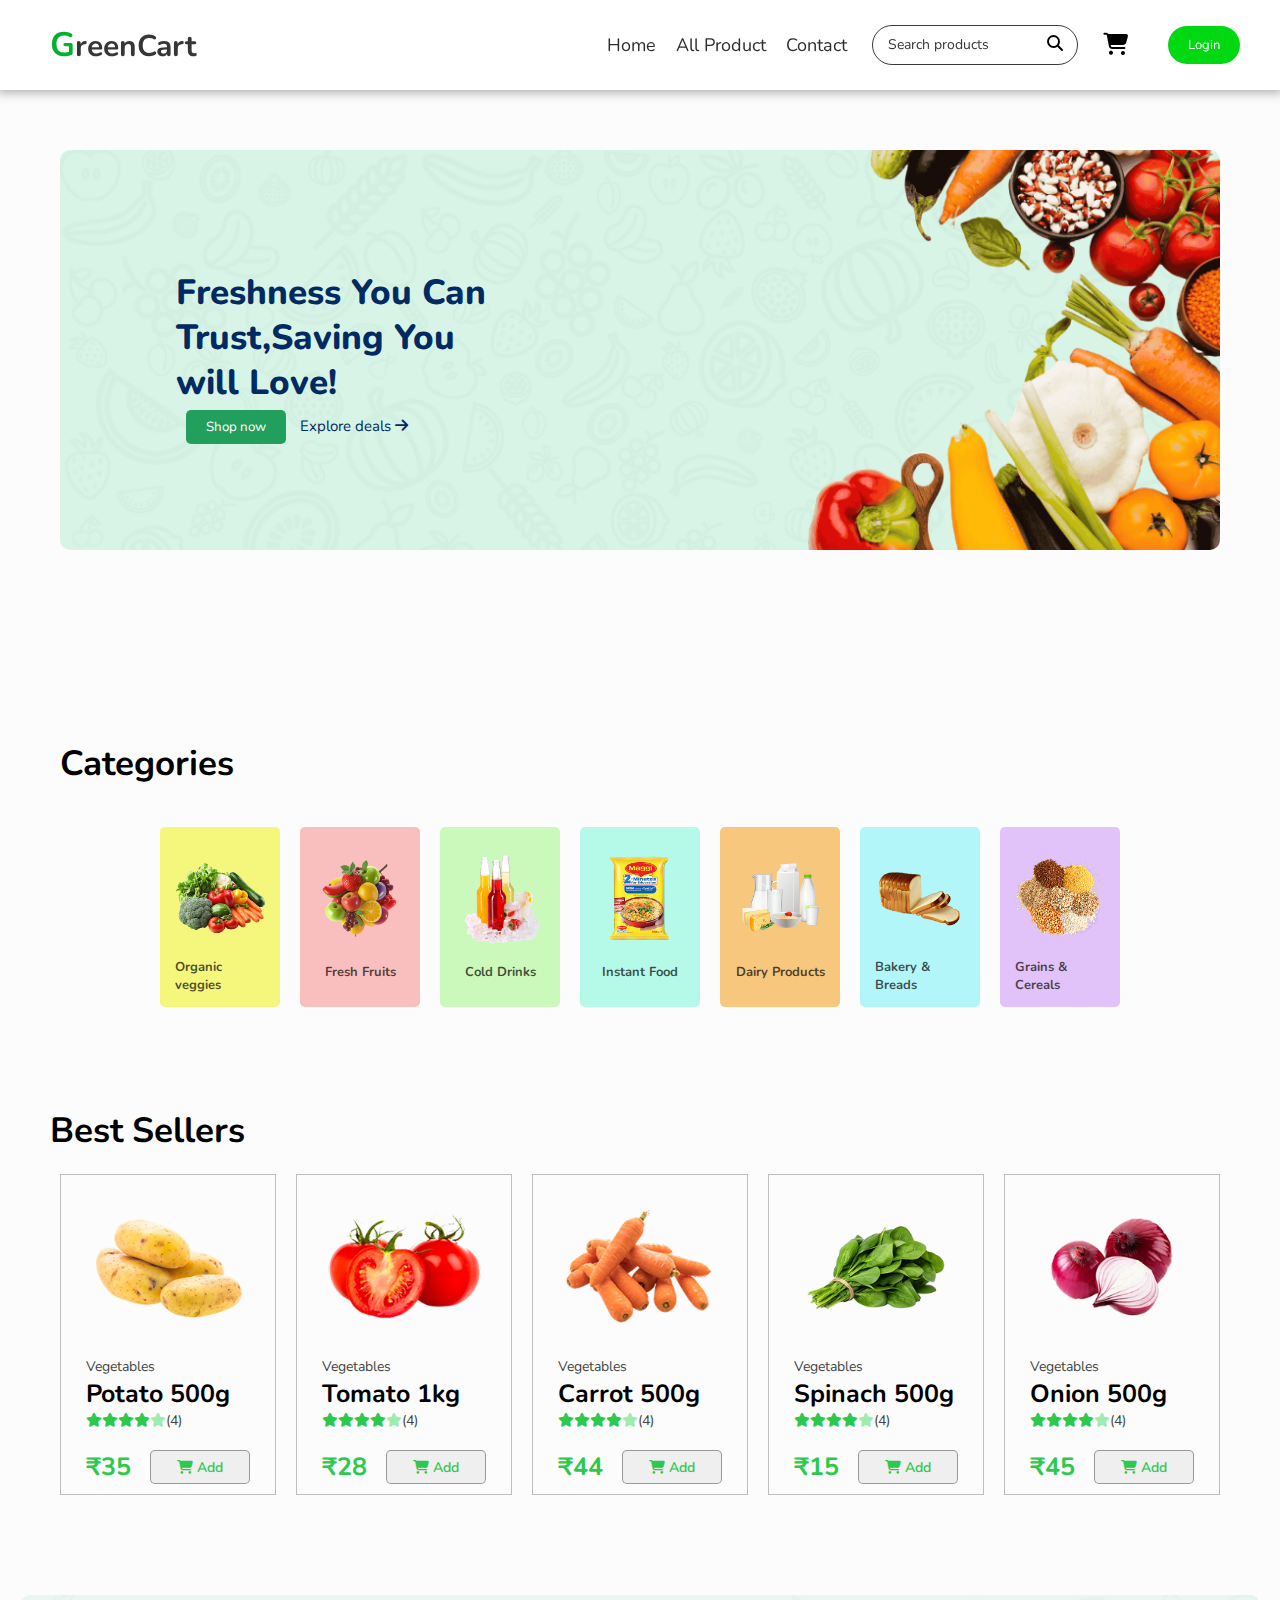
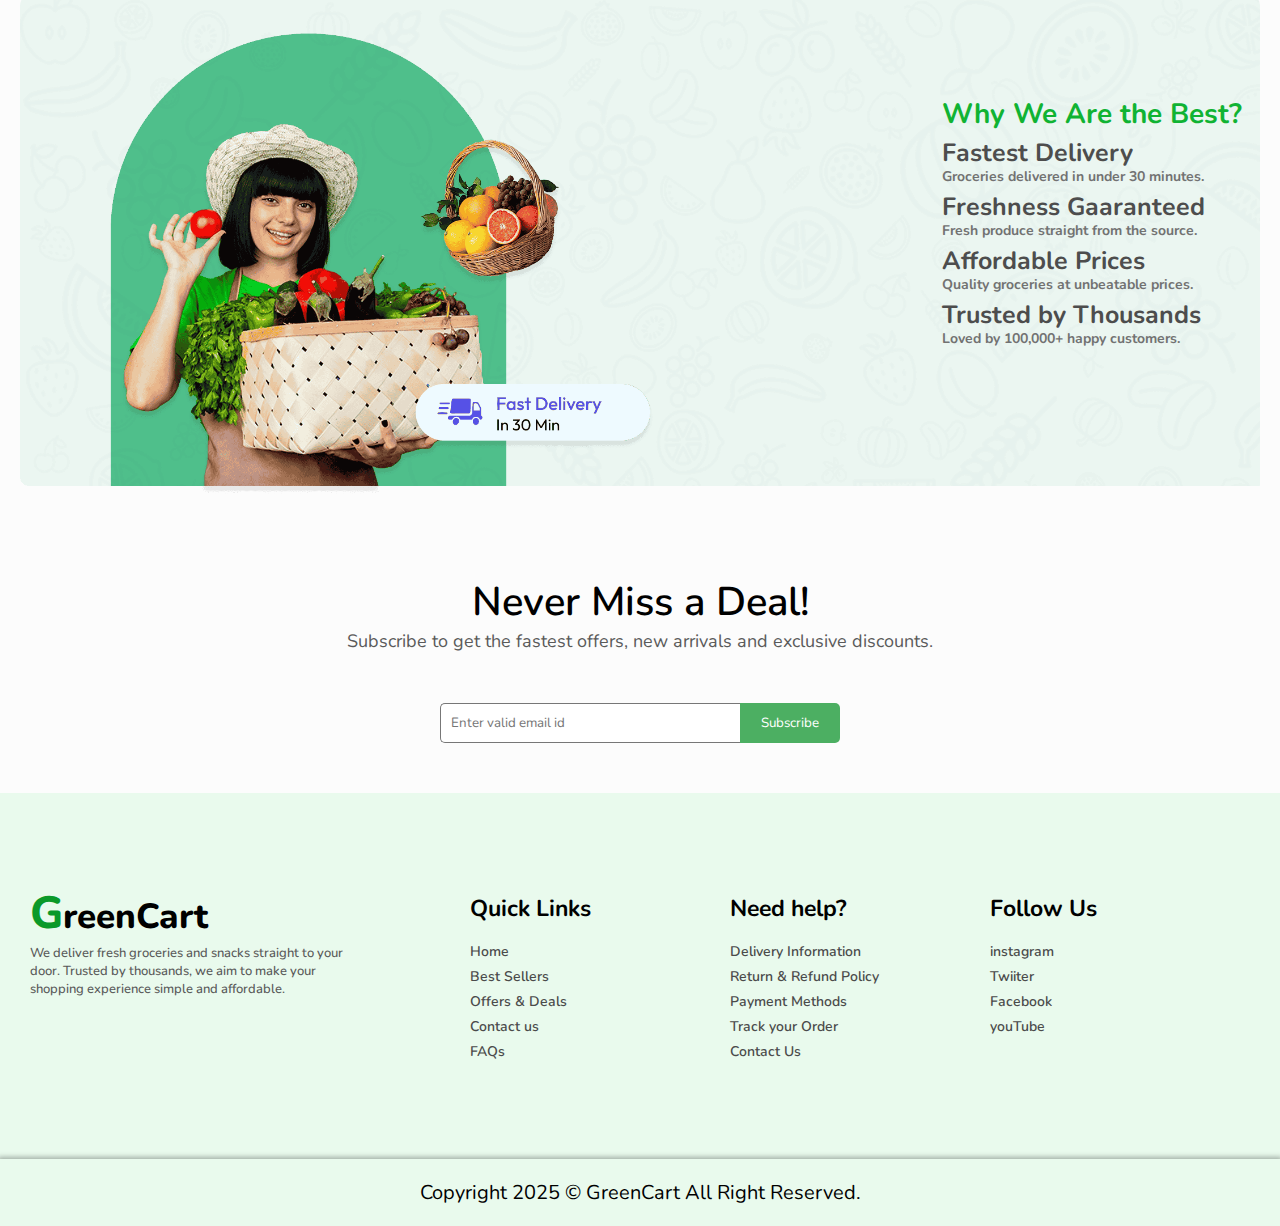
<file: index.html>
<!DOCTYPE html>
<html>
  <head>
    <meta http-equiv="content-type" content="text/html; charset=utf-8" />
    <title>Greencart</title>
    <link rel="stylesheet" href="https://cdnjs.cloudflare.com/ajax/libs/font-awesome/6.7.2/css/all.min.css">
    <link rel="stylesheet" href="style.css" type="text/css" media="all" />
  </head>
  <body>
    <section id="navbar">
      <header class="navabr">
        <div class="nav-container">
          <div class="logo">
            <h1><div id="menu-icon"><i class="fa fa-bars"></i></div><span>G</span>reenCart</h1>
          </div>
          
          <div class="nav-feature">
            <div class="nav-options">
              <ul>
                <a href="#"><li>Home</li></a>
                <a href="#sellers"><li>All Product</li></a>
                <a href="#App-details"><li>Contact</li></a>
              </ul>
            </div>
            
            <div class="searchbar">
              <input type="search" placeholder="Search products" value="" />
              <i class="fa fa-magnifying-glass" id="search"></i>
            </div>
            
            <div class="cart">
              <i class="fa fa-shopping-cart"></i>
            </div>
            
            <div class="profile">
              <a href="login-page.html"><button id="btn">Login</button></a>
            </div>
          </div>
        </div>
      </header>
    </section>
    
    <section id="slide-menu">
     <div class="slide">
       <div class="close-btn">
         <i class="fa fa-close"></i>
       </div>
       <div class="options">
         <ul>
           <a href="index.html"><li>Home</li></a>
           <a href="#sellers"><li>All Products</li></a>
           <a href="#App-details"><li>Contact</li></a>
         </ul>
       </div>
     </div>
    </section>
    
    <section id="hero_image">
      <div class="img-container">
        <img src="hero_image.png">
        <div class="text">
          <span>Freshness You Can<br>Trust,Saving You<br>will Love!</span><br>
          <button>Shop now</button>
          <p>Explore deals <i class="fa fa-arrow-right"></i></p>
        </div>
      </div>
    </section>
    
    <section id="categories">
      <div class="head">
        <h1>Categories</h1>
      </div>
      
      <div class="categories-opt">
        
        <div class="categories-box">
          <a href="vegetable.html"><img src="organic_vegitable_image.png"></a>
          <span>Organic veggies</span>
        </div>
        
        <div class="categories-box">
          <a href="fruits.html"><img src="fresh_fruits_image.png"></a>
          <span>Fresh Fruits</span>
        </div>
        
        <div class="categories-box">
          <a href="cold_drinks.html"><img src="bottles_image.png"></a>
          <span>Cold Drinks</span>
        </div>
        
        <div class="categories-box">
          <a href="instant_food.html"><img src="maggi_image.png"></a>
          <span>Instant Food</span>
        </div>
        
        <div class="categories-box">
          <a href="dairy_products.html"><img src="dairy_product_image.png"></a>
          <span>Dairy Products</span>
        </div>
        
        <div class="categories-box">
          <a href="bakery.html"><img src="bakery_image.png"></a>
          <span>Bakery & Breads</span>
        </div>
        
        <div class="categories-box">
          <a href="grains.html"><img src="grain_image.png"></a>
          <span>Grains & Cereals</span>
        </div>
        
        
        
      </div>
    </section>
    
    <section id="sellers">
        <div class="head">
          <h1>Best Sellers</h1>
        </div>
      <div class="products-opt">
        
        <div class="product-box">
          <img src="potato_image_1.png">
          <span>Vegetables</span>
          <h2>Potato 500g</h2>
          <div class="rating">
            <ul>
              <li><i class="fa fa-star checked"></i></li>
              <li><i class="fa fa-star checked"></i></li>
              <li><i class="fa fa-star checked"></i></li>
              <li><i class="fa fa-star checked"></i></li>
              <li><i class="fa fa-star"></i></li>
            </ul>
            <span>(4)</span>
          </div>
          <div class="price-cart">
            <h3>₹35</h3>
            <button class="BTN"><i class="fa fa-shopping-cart"></i> Add</button>
          </div>
        </div>
        
        <div class="product-box">
          <img src="tomato_image.png">
          <span>Vegetables</span>
          <h2>Tomato 1kg</h2>
          <div class="rating">
            <ul>
              <li><i class="fa fa-star checked"></i></li>
              <li><i class="fa fa-star checked"></i></li>
              <li><i class="fa fa-star checked"></i></li>
              <li><i class="fa fa-star checked"></i></li>
              <li><i class="fa fa-star"></i></li>
            </ul>
            <span>(4)</span>
          </div>
          <div class="price-cart">
            <h3>₹28</h3>
            <button class="BTN"><i class="fa fa-shopping-cart"></i> Add</button>
          </div>
        </div>
        
        <div class="product-box">
          <img src="carrot_image.png">
          <span>Vegetables</span>
          <h2>Carrot 500g</h2>
          <div class="rating">
            <ul>
              <li><i class="fa fa-star checked"></i></li>
              <li><i class="fa fa-star checked"></i></li>
              <li><i class="fa fa-star checked"></i></li>
              <li><i class="fa fa-star checked"></i></li>
              <li><i class="fa fa-star"></i></li>
            </ul>
            <span>(4)</span>
          </div>
          <div class="price-cart">
            <h3>₹44</h3>
            <button class="BTN"><i class="fa fa-shopping-cart"></i> Add</button>
          </div>
        </div>
        
        <div class="product-box">
          <img src="spinach_image_1.png">
          <span>Vegetables</span>
          <h2>Spinach 500g</h2>
          <div class="rating">
            <ul>
              <li><i class="fa fa-star checked"></i></li>
              <li><i class="fa fa-star checked"></i></li>
              <li><i class="fa fa-star checked"></i></li>
              <li><i class="fa fa-star checked"></i></li>
              <li><i class="fa fa-star"></i></li>
            </ul>
            <span>(4)</span>
          </div>
          <div class="price-cart">
            <h3>₹15</h3>
            <button class="BTN"><i class="fa fa-shopping-cart"></i> Add</button>
          </div>
        </div>
        
        <div class="product-box">
          <img src="onion_image_1.png">
          <span>Vegetables</span>
          <h2>Onion 500g</h2>
          <div class="rating">
            <ul>
              <li><i class="fa fa-star checked"></i></li>
              <li><i class="fa fa-star checked"></i></li>
              <li><i class="fa fa-star checked"></i></li>
              <li><i class="fa fa-star checked"></i></li>
              <li><i class="fa fa-star"></i></li>
            </ul>
            <span>(4)</span>
          </div>
          <div class="price-cart">
            <h3>₹45</h3>
            <button class="BTN"><i class="fa fa-shopping-cart"></i> Add</button>
          </div>
        </div>
        
        
        
        
        
        
      </div>
    </section>
    
    <section id="About Us">
      <div class="ab-container">
        <img src="bottom_banner_image.png">
          <div class="text">
            <h1>Why We Are the Best?</h1>
            <ul class="list">
              <li>Fastest Delivery <br> <span>Groceries delivered in under 30 minutes.</span></li>
              <li>Freshness Gaaranteed <br> <span>Fresh produce straight from the source.</span></li>
              <li>Affordable Prices <br> <span>Quality groceries at unbeatable prices.</span></li>
              <li>Trusted by Thousands <br> <span>Loved by 100,000+ happy customers.</span></li>
            </ul>
          </div>
      </div>
    </section>
    
    <section id="subcribe-btn">
      <div class="sub-btn">
        <h1>Never Miss a Deal!</h1>
        <span>Subscribe to get the fastest offers, new arrivals and exclusive discounts.</span>
        <div class="email-box">
          <input type="text" placeholder="Enter valid email id" value="" />
          <button>Subscribe</button>
        </div>
      </div>
    </section>
    
    <section id="App-details">
      <div class="detail-container">
        
        <div class="detail-1">
          <h1><span>G</span>reenCart</h1>
          <p>We deliver fresh groceries and snacks straight to your <br> door. Trusted by thousands, we aim to make your <br> shopping experience simple and affordable.</p>
        </div>
        
      <div class="all-list">
        <div class="detail">
          <h1>Quick Links</h1>
          <div class="list">
            <ul>
              <li>Home</li>
              <li>Best Sellers</li>
              <li>Offers & Deals</li>
              <li>Contact us</li>
              <li>FAQs</li>
            </ul>
          </div>
        </div>
        
        <div class="detail">
          <h1>Need help?</h1>
          <div class="list">
            <ul>
              <li>Delivery Information</li>
              <li>Return & Refund Policy</li>
              <li>Payment Methods</li>
              <li>Track your Order</li>
              <li>Contact Us</li>
            </ul>
          </div>
        </div>
        
        <div class="detail">
          <h1>Follow Us</h1>
          <div class="list">
            <ul>
              <li>instagram</li>
              <li>Twiiter</li>
              <li>Facebook</li>
              <li>youTube</li>
            </ul>
          </div>
        </div>
      </div>
      </div>
    </section>
    
    <section id="footer">
      <footer class="foot">
        <div class="foot-container">
          <span>Copyright 2025 &copy; GreenCart All Right Reserved.</span>
        </div>
      </footer>
    </section>
    
    <section id="cart-page" class="cart-open">
      <div class="cart-container">
        <div class="backbtn">
          <i class="fa fa-arrow-left"></i>
        </div>
        <div class="head">
          <h1>Your Cart</h1>
        </div>
        <div class="cart-content">
<!--      <div class="product">
            <img src="potato_image_1.png">
            <div class="product-details">
              <p id="category">vegetables</p>
              <h1 id="name">Potato 500g</h1>
              <h2 id="price">₹35</h2>
              <div class="quantity">
                <button class="Btn" id="minus"><i class="fa fa-minus"></i></button>
                <span id="number">1</span>
                <button class="Btn" id="plus"><i class="fa fa-plus"></i></button>
              </div>
            </div>
            <i class="fa fa-trash removebtn"></i>
          </div>-->
        </div>
        <div class="totalprice">
          <p>Total: <span id="total-price">00</span></p>
        </div>
        <div class="buybtn">
          <button class="Buybtn">Buy Now</button>
        </div>
      </div>
    </section>
    
    
    
    <script src="cart.js" type="text/javascript" charset="utf-8"></script>
    <script src="main.js" type="text/javascript" charset="utf-8"></script>
  </body>
</html>
</file>
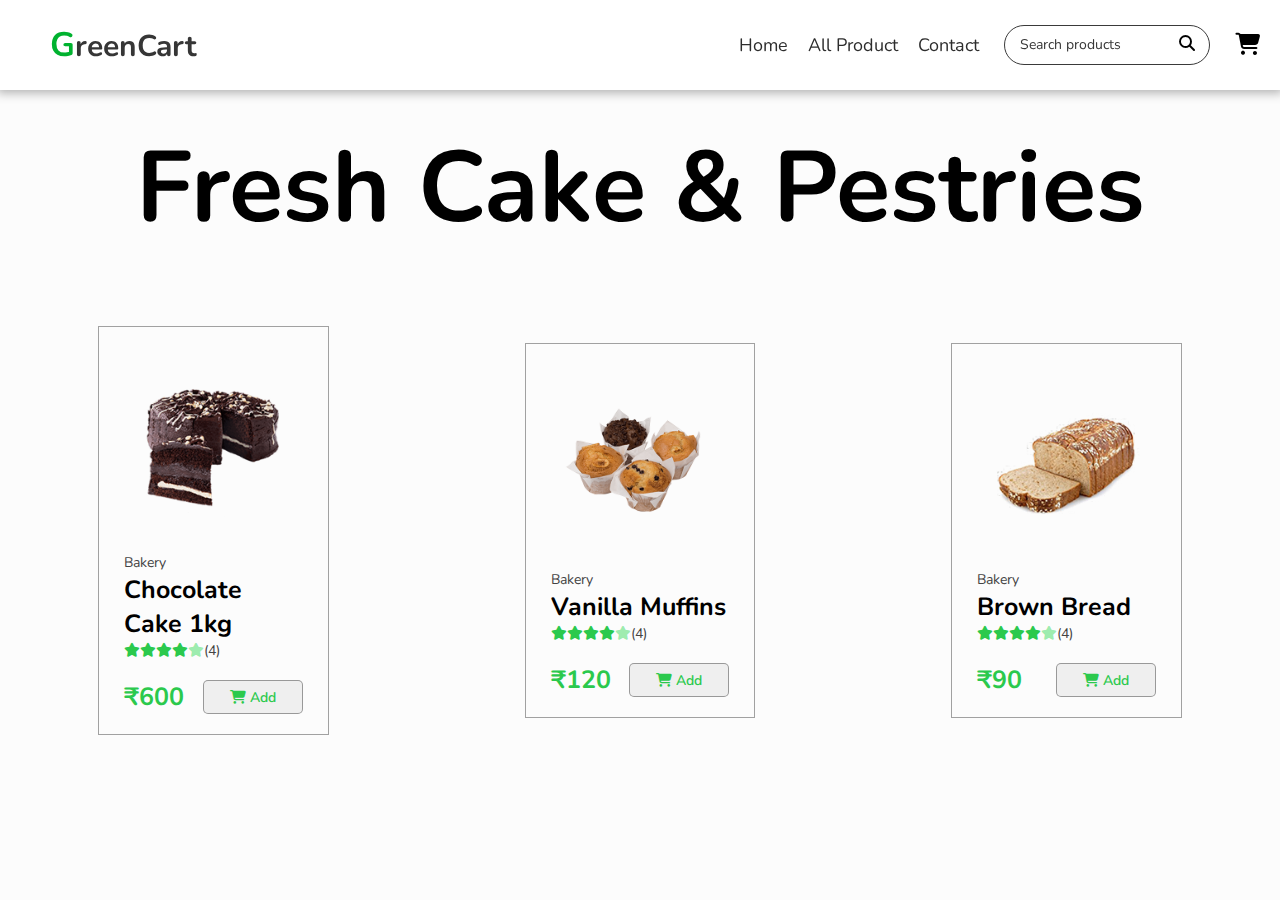
<file: bakery.html>
<!DOCTYPE html>
<html lang="en">
<head>
    <meta charset="UTF-8">
    <meta name="viewport" content="width=device-width, initial-scale=1.0">
    <link rel="stylesheet" href="style.css">
    <link rel="stylesheet" href="https://cdnjs.cloudflare.com/ajax/libs/font-awesome/6.7.2/css/all.min.css">
    <title>Grains</title>
</head>
<body>

    <section id="navbar">
      <header class="navabr">
        <div class="nav-container">
          <div class="logo">
            <h1><div id="menu-icon"><i class="fa fa-bars"></i></div><span>G</span>reenCart</h1>
          </div>
          
          <div class="nav-feature">
            <div class="nav-options">
              <ul>
                <a href="#"><li>Home</li></a>
                <a href="#sellers"><li>All Product</li></a>
                <a href="#App-details"><li>Contact</li></a>
              </ul>
            </div>
            <div class="searchbar">
                <input type="search" placeholder="Search products" value="" />
                <i class="fa fa-magnifying-glass" id="search"></i>
            </div>
            
            <div class="cart">
                <i class="fa fa-shopping-cart"></i>
            </div> 
          </div>

        </div>
      </header>
    </section>


    <section id="bakery">
      <div class="head">
        <h1>Fresh Cake & Pestries</h1>
      </div>
      <div class="bakery-product-list">
        
        <div class="product-box">
          <img src="chocolate_cake_image.png">
          <span>Bakery</span>
          <h2>Chocolate Cake 1kg</h2>
          <div class="rating">
            <ul>
              <li><i class="fa fa-star checked"></i></li>
              <li><i class="fa fa-star checked"></i></li>
              <li><i class="fa fa-star checked"></i></li>
              <li><i class="fa fa-star checked"></i></li>
              <li><i class="fa fa-star"></i></li>
            </ul>
            <span>(4)</span>
          </div>
          <div class="price-cart">
            <h3>₹600</h3>
            <button class="BTN"><i class="fa fa-shopping-cart"></i> Add</button>
          </div>
        </div>
        
        <div class="product-box">
          <img src="vanilla_muffins_image.png">
          <span>Bakery</span>
          <h2>Vanilla Muffins</h2>
          <div class="rating">
            <ul>
              <li><i class="fa fa-star checked"></i></li>
              <li><i class="fa fa-star checked"></i></li>
              <li><i class="fa fa-star checked"></i></li>
              <li><i class="fa fa-star checked"></i></li>
              <li><i class="fa fa-star"></i></li>
            </ul>
            <span>(4)</span>
          </div>
          <div class="price-cart">
            <h3>₹120</h3>
            <button class="BTN"><i class="fa fa-shopping-cart"></i> Add</button>
          </div>
        </div>

        <div class="product-box">
          <img src="brown_bread_image.png">
          <span>Bakery</span>
          <h2>Brown Bread</h2>
          <div class="rating">
            <ul>
              <li><i class="fa fa-star checked"></i></li>
              <li><i class="fa fa-star checked"></i></li>
              <li><i class="fa fa-star checked"></i></li>
              <li><i class="fa fa-star checked"></i></li>
              <li><i class="fa fa-star"></i></li>
            </ul>
            <span>(4)</span>
          </div>
          <div class="price-cart">
            <h3>₹90</h3>
            <button class="BTN"><i class="fa fa-shopping-cart"></i> Add</button>
          </div>
        </div>

      </div>
    </section>
    
  <section id="cart-page" class="cart-open">
      <div class="cart-container">
        <div class="backbtn">
          <i class="fa fa-arrow-left"></i>
        </div>
        <div class="head">
          <h1>Your Cart</h1>
        </div>
        <div class="cart-content">
<!--      <div class="product">
            <img src="potato_image_1.png">
            <div class="product-details">
              <span id="category">vegetables</span>
              <h1 id="name">Potato 500g</h1>
              <h2 id="price">₹35</h2>
              <div class="quantity">
                <button class="Btn" id="minus"><i class="fa fa-minus"></i></button>
                <span id="number">1</span>
                <button class="Btn" id="plus"><i class="fa fa-plus"></i></button>
              </div>
            </div>
            <i class="fa fa-trash removebtn"></i>
          </div>-->
        </div>
        <div class="totalprice">
          <p>Total: <span id="total-price">00</span></p>
        </div>
        <div class="buybtn">
          <button class="Buybtn">Buy Now</button>
        </div>
      </div>
    </section>


    <script src="cart.js"></script>
    <script src="main.js"></script>
</body>
</html>
</file>
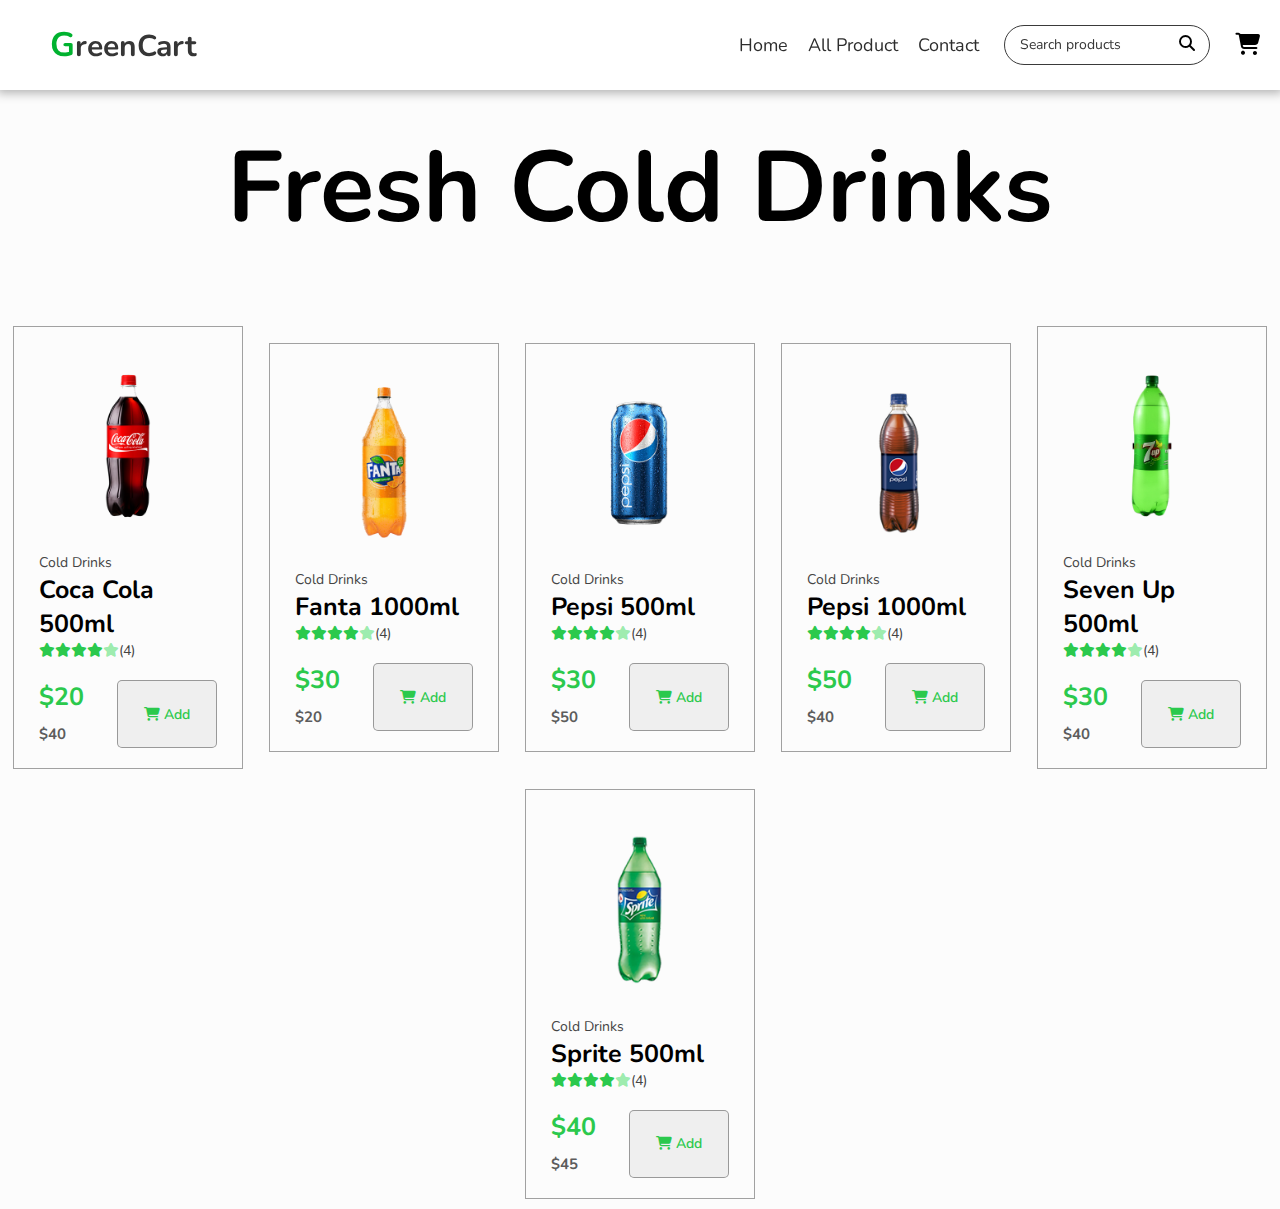
<file: cold_drinks.html>
<!DOCTYPE html>
<html>
<head>
  <meta charset="UTF-8">
  <meta name="viewport" content="width=device-width, initial-scale=1">
  <link rel="stylesheet" href="https://cdnjs.cloudflare.com/ajax/libs/font-awesome/6.7.2/css/all.min.css">
  <link rel="stylesheet" href="style.css" type="text/css" media="all" />
  <title>Vegetables</title>
</head>
<body>
  
    <section id="navbar">
      <header class="navabr">
        <div class="nav-container">
          <div class="logo">
            <h1><span>G</span>reenCart</h1>
          </div>
          
          <div class="nav-feature">
            <div class="nav-options">
              <ul>
                <a href="#"><li>Home</li></a>
                <a href="#sellers"><li>All Product</li></a>
                <a href="#App-details"><li>Contact</li></a>
              </ul>
            </div>
            
            <div class="searchbar">
              <input type="search" placeholder="Search products" value="" />
              <i class="fa fa-magnifying-glass" id="search"></i>
            </div>
            
            <div class="cart">
              <i class="fa fa-shopping-cart"></i>
            </div>
            
          </div>
        </div>
      </header>
    </section>
  
    <section id="cold_drinks">
      <div class="head">
        <h1>Fresh Cold Drinks</h1>
      </div>
      <div class="veggies-list">
        
        <div class="product-box">
          <img src="coca_cola_image.png">
          <span>Cold Drinks</span>
          <h2>Coca Cola 500ml</h2>
          <div class="rating">
            <ul>
              <li><i class="fa fa-star checked"></i></li>
              <li><i class="fa fa-star checked"></i></li>
              <li><i class="fa fa-star checked"></i></li>
              <li><i class="fa fa-star checked"></i></li>
              <li><i class="fa fa-star"></i></li>
            </ul>
            <span>(4)</span>
          </div>
          <div class="price-cart">
            <h3>$20 <span>$40</span></h3>
            <button class="BTN"><i class="fa fa-shopping-cart"></i> Add</button>
          </div>
        </div>
        
        <div class="product-box">
          <img src="fanta_image_1.png">
          <span>Cold Drinks</span>
          <h2>Fanta 1000ml</h2>
          <div class="rating">
            <ul>
              <li><i class="fa fa-star checked"></i></li>
              <li><i class="fa fa-star checked"></i></li>
              <li><i class="fa fa-star checked"></i></li>
              <li><i class="fa fa-star checked"></i></li>
              <li><i class="fa fa-star"></i></li>
            </ul>
            <span>(4)</span>
          </div>
          <div class="price-cart">
            <h3>$30 <span>$20</span></h3>
            <button class="BTN"><i class="fa fa-shopping-cart"></i> Add</button>
          </div>
        </div>
        
        <div class="product-box">
          <img src="pepsi_image_2.png">
          <span>Cold Drinks</span>
          <h2>Pepsi 500ml</h2>
          <div class="rating">
            <ul>
              <li><i class="fa fa-star checked"></i></li>
              <li><i class="fa fa-star checked"></i></li>
              <li><i class="fa fa-star checked"></i></li>
              <li><i class="fa fa-star checked"></i></li>
              <li><i class="fa fa-star"></i></li>
            </ul>
            <span>(4)</span>
          </div>
          <div class="price-cart">
            <h3>$30 <span>$50</span></h3>
            <button class="BTN"><i class="fa fa-shopping-cart"></i> Add</button>
          </div>
        </div>
        
        <div class="product-box">
          <img src="pepsi_image.png">
          <span>Cold Drinks</span>
          <h2>Pepsi 1000ml</h2>
          <div class="rating">
            <ul>
              <li><i class="fa fa-star checked"></i></li>
              <li><i class="fa fa-star checked"></i></li>
              <li><i class="fa fa-star checked"></i></li>
              <li><i class="fa fa-star checked"></i></li>
              <li><i class="fa fa-star"></i></li>
            </ul>
            <span>(4)</span>
          </div>
          <div class="price-cart">
            <h3>$50 <span>$40</span></h3>
            <button class="BTN"><i class="fa fa-shopping-cart"></i> Add</button>
          </div>
        </div>
        
        <div class="product-box">
          <img src="seven_up_image_1.png">
          <span>Cold Drinks</span>
          <h2>Seven Up 500ml</h2>
          <div class="rating">
            <ul>
              <li><i class="fa fa-star checked"></i></li>
              <li><i class="fa fa-star checked"></i></li>
              <li><i class="fa fa-star checked"></i></li>
              <li><i class="fa fa-star checked"></i></li>
              <li><i class="fa fa-star"></i></li>
            </ul>
            <span>(4)</span>
          </div>
          <div class="price-cart">
            <h3>$30 <span>$40</span></h3>
            <button class="BTN"><i class="fa fa-shopping-cart"></i> Add</button>
          </div>
        </div>
        
        <div class="product-box">
          <img src="sprite_image_1.png">
          <span>Cold Drinks</span>
          <h2>Sprite 500ml</h2>
          <div class="rating">
            <ul>
              <li><i class="fa fa-star checked"></i></li>
              <li><i class="fa fa-star checked"></i></li>
              <li><i class="fa fa-star checked"></i></li>
              <li><i class="fa fa-star checked"></i></li>
              <li><i class="fa fa-star"></i></li>
            </ul>
            <span>(4)</span>
          </div>
          <div class="price-cart">
            <h3>$40 <span>$45</span></h3>
            <button class="BTN"><i class="fa fa-shopping-cart"></i> Add</button>
          </div>
        </div>
        
        
        
        
      </div>
    </section>
    
    <section id="cart-page" class="cartOpen">
      <div class="cart-container">
        <div class="backbtn">
          <i class="fa fa-arrow-left"></i>
        </div>
        <div class="head">
          <h1>Your Cart</h1>
        </div>
        <div class="cart-content">
<!--          <div class="product">
            <img src="images/potato_image_1.png">
            <div class="product-details">
              <span id="category">vegetables</span>
              <h1 id="name">Potato 500g</h1>
              <h2 id="price">$35 <span>$40</span></h2>
              <div class="quantity">
                <button class="Btn" id="minus"><i class="fa fa-minus"></i></button>
                <span id="number">1</span>
                <button class="Btn" id="plus"><i class="fa fa-plus"></i></button>
              </div>
            </div>
            <i class="fa fa-trash removebtn"></i>
          </div>-->
        </div>
        <div class="totalprice">
          <p>Total: <span id="totalPrice">00</span></p>
        </div>
        <div class="buybtn">
          <button>Buy Now</button>
        </div>
      </div>
    </section>
  
  <script src="cart.js" type="text/javascript" charset="utf-8"></script>
  <script>
const Cart = document.querySelector('#cart-page');
const CartIcon = document.querySelector('.cart');
const BackBtn = document.querySelector('.backbtn');

CartIcon.addEventListener('click', (event) => {
  Cart.classList.remove('cartOpen');
})

BackBtn.addEventListener('click', (event) => {
  Cart.classList.add('cartOpen');
})

  </script>
</body>
</html>
</file>
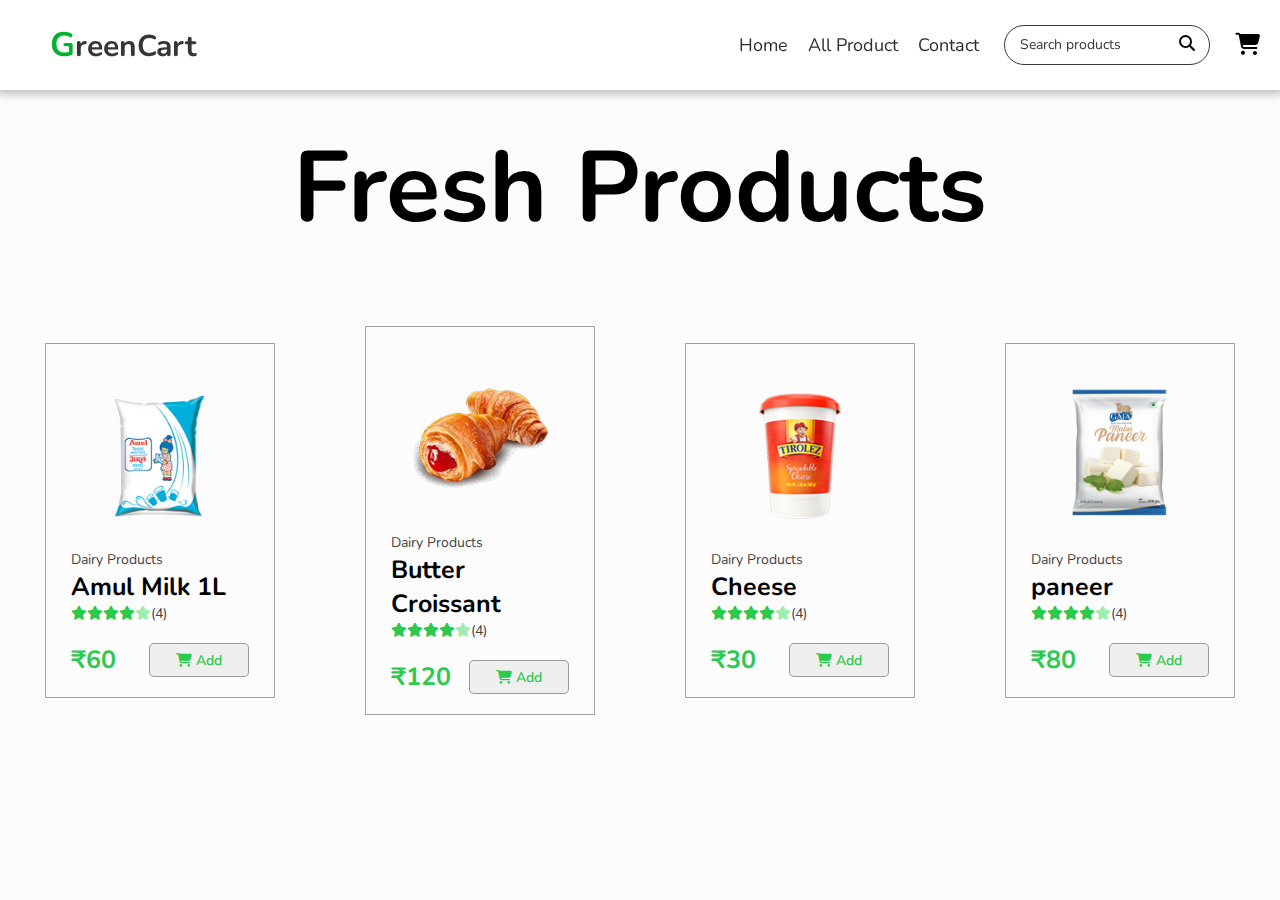
<file: dairy_products.html>
<!DOCTYPE html>
<html lang="en">
<head>
    <meta charset="UTF-8">
    <meta name="viewport" content="width=device-width, initial-scale=1.0">
    <link rel="stylesheet" href="style.css">
    <link rel="stylesheet" href="https://cdnjs.cloudflare.com/ajax/libs/font-awesome/6.7.2/css/all.min.css">
    <title>Dairy Products</title>
</head>
<body>

    <section id="navbar">
      <header class="navabr">
        <div class="nav-container">
          <div class="logo">
            <h1><div id="menu-icon"><i class="fa fa-bars"></i></div><span>G</span>reenCart</h1>
          </div>
          
          <div class="nav-feature">
            <div class="nav-options">
              <ul>
                <a href="#"><li>Home</li></a>
                <a href="#sellers"><li>All Product</li></a>
                <a href="#App-details"><li>Contact</li></a>
              </ul>
            </div>
            <div class="searchbar">
                <input type="search" placeholder="Search products" value="" />
                <i class="fa fa-magnifying-glass" id="search"></i>
            </div>
            
            <div class="cart">
                <i class="fa fa-shopping-cart"></i>
            </div> 
          </div>

        </div>
      </header>
    </section>


    <section id="dairy_product">
      <div class="head">
        <h1>Fresh Products</h1>
      </div>
      <div class="dairy-product-list">
        
        <div class="product-box">
          <img src="amul_milk_image.png">
          <span>Dairy Products</span>
          <h2>Amul Milk 1L</h2>
          <div class="rating">
            <ul>
              <li><i class="fa fa-star checked"></i></li>
              <li><i class="fa fa-star checked"></i></li>
              <li><i class="fa fa-star checked"></i></li>
              <li><i class="fa fa-star checked"></i></li>
              <li><i class="fa fa-star"></i></li>
            </ul>
            <span>(4)</span>
          </div>
          <div class="price-cart">
            <h3>₹60</h3>
            <button class="BTN"><i class="fa fa-shopping-cart"></i> Add</button>
          </div>
        </div>
        
        <div class="product-box">
          <img src="butter_croissant_image.png">
          <span>Dairy Products</span>
          <h2>Butter Croissant</h2>
          <div class="rating">
            <ul>
              <li><i class="fa fa-star checked"></i></li>
              <li><i class="fa fa-star checked"></i></li>
              <li><i class="fa fa-star checked"></i></li>
              <li><i class="fa fa-star checked"></i></li>
              <li><i class="fa fa-star"></i></li>
            </ul>
            <span>(4)</span>
          </div>
          <div class="price-cart">
            <h3>₹120</h3>
            <button class="BTN"><i class="fa fa-shopping-cart"></i> Add</button>
          </div>
        </div>
        
        <div class="product-box">
          <img src="cheese_image.png">
          <span>Dairy Products</span>
          <h2>Cheese</h2>
          <div class="rating">
            <ul>
              <li><i class="fa fa-star checked"></i></li>
              <li><i class="fa fa-star checked"></i></li>
              <li><i class="fa fa-star checked"></i></li>
              <li><i class="fa fa-star checked"></i></li>
              <li><i class="fa fa-star"></i></li>
            </ul>
            <span>(4)</span>
          </div>
          <div class="price-cart">
            <h3>₹30</h3>
            <button class="BTN"><i class="fa fa-shopping-cart"></i> Add</button>
          </div>
        </div>
        
        <div class="product-box">
          <img src="paneer_image.png">
          <span>Dairy Products</span>
          <h2>paneer</h2>
          <div class="rating">
            <ul>
              <li><i class="fa fa-star checked"></i></li>
              <li><i class="fa fa-star checked"></i></li>
              <li><i class="fa fa-star checked"></i></li>
              <li><i class="fa fa-star checked"></i></li>
              <li><i class="fa fa-star"></i></li>
            </ul>
            <span>(4)</span>
          </div>
          <div class="price-cart">
            <h3>₹80</h3>
            <button class="BTN"><i class="fa fa-shopping-cart"></i> Add</button>
          </div>
        </div>

      </div>
    </section>
    
  <section id="cart-page" class="cart-open">
      <div class="cart-container">
        <div class="backbtn">
          <i class="fa fa-arrow-left"></i>
        </div>
        <div class="head">
          <h1>Your Cart</h1>
        </div>
        <div class="cart-content">
<!--      <div class="product">
            <img src="potato_image_1.png">
            <div class="product-details">
              <span id="category">vegetables</span>
              <h1 id="name">Potato 500g</h1>
              <h2 id="price">₹35</h2>
              <div class="quantity">
                <button class="Btn" id="minus"><i class="fa fa-minus"></i></button>
                <span id="number">1</span>
                <button class="Btn" id="plus"><i class="fa fa-plus"></i></button>
              </div>
            </div>
            <i class="fa fa-trash removebtn"></i>
          </div>-->
        </div>
        <div class="totalprice">
          <p>Total: <span id="total-price">00</span></p>
        </div>
        <div class="buybtn">
          <button class="Buybtn">Buy Now</button>
        </div>
      </div>
    </section>


    <script src="cart.js"></script>
    <script src="main.js"></script>
</body>
</html>
</file>
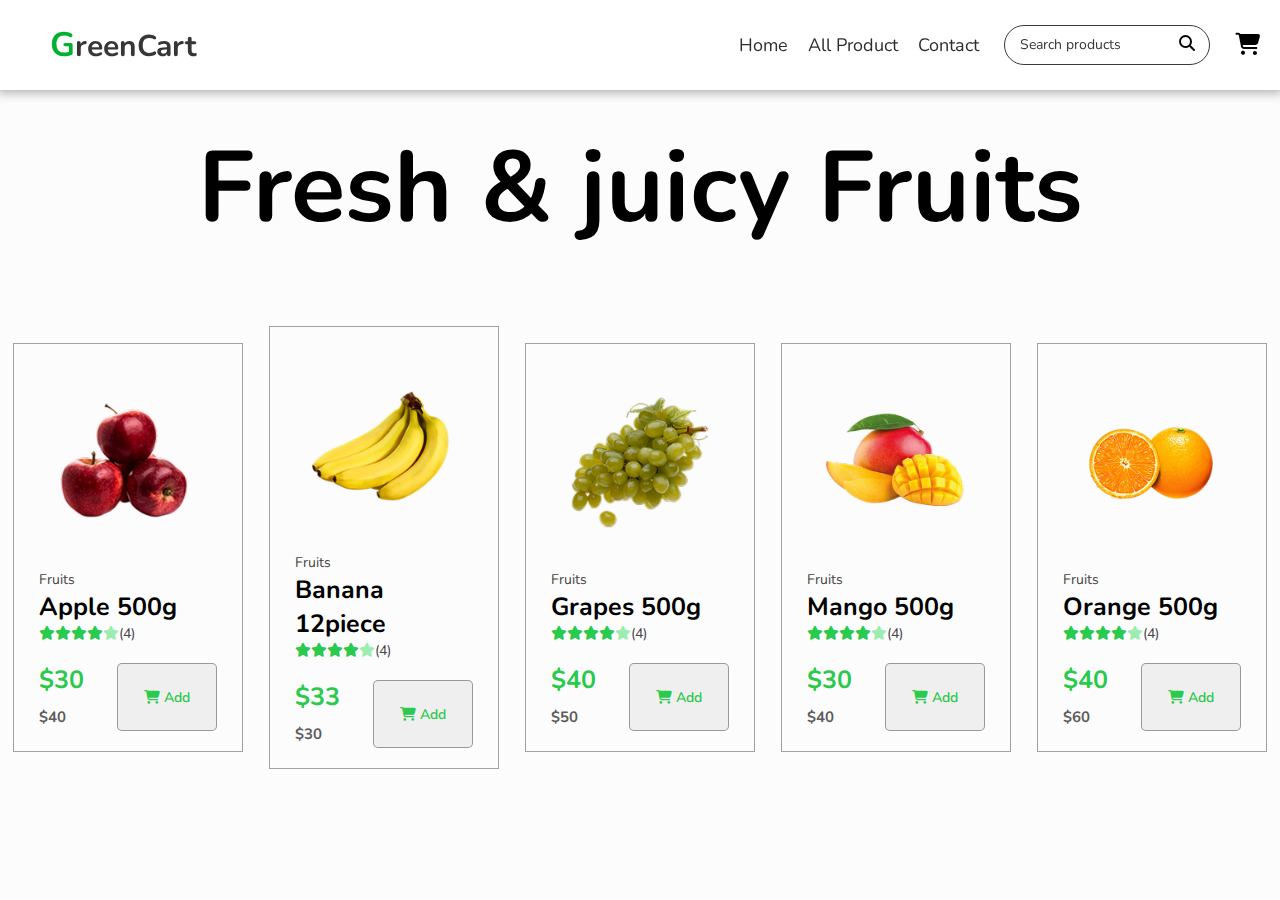
<file: fruits.html>
<!DOCTYPE html>
<html>
<head>
  <meta charset="UTF-8">
  <meta name="viewport" content="width=device-width, initial-scale=1">
  <link rel="stylesheet" href="https://cdnjs.cloudflare.com/ajax/libs/font-awesome/6.7.2/css/all.min.css">
  <link rel="stylesheet" href="style.css" type="text/css" media="all" />
  <title>Vegetables</title>
</head>
<body>
  
    <section id="navbar">
      <header class="navabr">
        <div class="nav-container">
          <div class="logo">
            <h1><span>G</span>reenCart</h1>
          </div>
          
          <div class="nav-feature">
            <div class="nav-options">
              <ul>
                <a href="#"><li>Home</li></a>
                <a href="#sellers"><li>All Product</li></a>
                <a href="#App-details"><li>Contact</li></a>
              </ul>
            </div>
            
            <div class="searchbar">
              <input type="search" placeholder="Search products" value="" />
              <i class="fa fa-magnifying-glass" id="search"></i>
            </div>
            
            <div class="cart">
              <i class="fa fa-shopping-cart"></i>
            </div>
            
          </div>
        </div>
      </header>
    </section>
  
    <section id="fruits">
      <div class="head">
        <h1>Fresh & juicy Fruits</h1>
      </div>
      <div class="veggies-list">
        
        <div class="product-box">
          <img src="apple_image.png">
          <span>Fruits</span>
          <h2>Apple 500g</h2>
          <div class="rating">
            <ul>
              <li><i class="fa fa-star checked"></i></li>
              <li><i class="fa fa-star checked"></i></li>
              <li><i class="fa fa-star checked"></i></li>
              <li><i class="fa fa-star checked"></i></li>
              <li><i class="fa fa-star"></i></li>
            </ul>
            <span>(4)</span>
          </div>
          <div class="price-cart">
            <h3>$30 <span>$40</span></h3>
            <button class="BTN"><i class="fa fa-shopping-cart"></i> Add</button>
          </div>
        </div>
        
        <div class="product-box">
          <img src="banana_image_1.png">
          <span>Fruits</span>
          <h2>Banana 12piece</h2>
          <div class="rating">
            <ul>
              <li><i class="fa fa-star checked"></i></li>
              <li><i class="fa fa-star checked"></i></li>
              <li><i class="fa fa-star checked"></i></li>
              <li><i class="fa fa-star checked"></i></li>
              <li><i class="fa fa-star"></i></li>
            </ul>
            <span>(4)</span>
          </div>
          <div class="price-cart">
            <h3>$33 <span>$30</span></h3>
            <button class="BTN"><i class="fa fa-shopping-cart"></i> Add</button>
          </div>
        </div>
        
        <div class="product-box">
          <img src="grapes_image_1.png">
          <span>Fruits</span>
          <h2>Grapes 500g</h2>
          <div class="rating">
            <ul>
              <li><i class="fa fa-star checked"></i></li>
              <li><i class="fa fa-star checked"></i></li>
              <li><i class="fa fa-star checked"></i></li>
              <li><i class="fa fa-star checked"></i></li>
              <li><i class="fa fa-star"></i></li>
            </ul>
            <span>(4)</span>
          </div>
          <div class="price-cart">
            <h3>$40 <span>$50</span></h3>
            <button class="BTN"><i class="fa fa-shopping-cart"></i> Add</button>
          </div>
        </div>
        
        <div class="product-box">
          <img src="mango_image_1.png">
          <span>Fruits</span>
          <h2>Mango 500g</h2>
          <div class="rating">
            <ul>
              <li><i class="fa fa-star checked"></i></li>
              <li><i class="fa fa-star checked"></i></li>
              <li><i class="fa fa-star checked"></i></li>
              <li><i class="fa fa-star checked"></i></li>
              <li><i class="fa fa-star"></i></li>
            </ul>
            <span>(4)</span>
          </div>
          <div class="price-cart">
            <h3>$30 <span>$40</span></h3>
            <button class="BTN"><i class="fa fa-shopping-cart"></i> Add</button>
          </div>
        </div>
        
        <div class="product-box">
          <img src="orange_image.png">
          <span>Fruits</span>
          <h2>Orange 500g</h2>
          <div class="rating">
            <ul>
              <li><i class="fa fa-star checked"></i></li>
              <li><i class="fa fa-star checked"></i></li>
              <li><i class="fa fa-star checked"></i></li>
              <li><i class="fa fa-star checked"></i></li>
              <li><i class="fa fa-star"></i></li>
            </ul>
            <span>(4)</span>
          </div>
          <div class="price-cart">
            <h3>$40 <span>$60</span></h3>
            <button class="BTN"><i class="fa fa-shopping-cart"></i> Add</button>
          </div>
        </div>
        
        
        
        
        
        
      </div>
    </section>
    
    <section id="cart-page" class="cartOpen">
      <div class="cart-container">
        <div class="backbtn">
          <i class="fa fa-arrow-left"></i>
        </div>
        <div class="head">
          <h1>Your Cart</h1>
        </div>
        <div class="cart-content">
<!--          <div class="product">
            <img src="images/potato_image_1.png">
            <div class="product-details">
              <span id="category">vegetables</span>
              <h1 id="name">Potato 500g</h1>
              <h2 id="price">$35 <span>$40</span></h2>
              <div class="quantity">
                <button class="Btn" id="minus"><i class="fa fa-minus"></i></button>
                <span id="number">1</span>
                <button class="Btn" id="plus"><i class="fa fa-plus"></i></button>
              </div>
            </div>
            <i class="fa fa-trash removebtn"></i>
          </div>-->
        </div>
        <div class="totalprice">
          <p>Total: <span id="totalPrice">00</span></p>
        </div>
        <div class="buybtn">
          <button>Buy Now</button>
        </div>
      </div>
    </section>
  
  <script src="cart.js" type="text/javascript" charset="utf-8"></script>
  <script>
const Cart = document.querySelector('#cart-page');
const CartIcon = document.querySelector('.cart');
const BackBtn = document.querySelector('.backbtn');

CartIcon.addEventListener('click', (event) => {
  Cart.classList.remove('cartOpen');
})

BackBtn.addEventListener('click', (event) => {
  Cart.classList.add('cartOpen');
})

  </script>
</body>
</html>
</file>
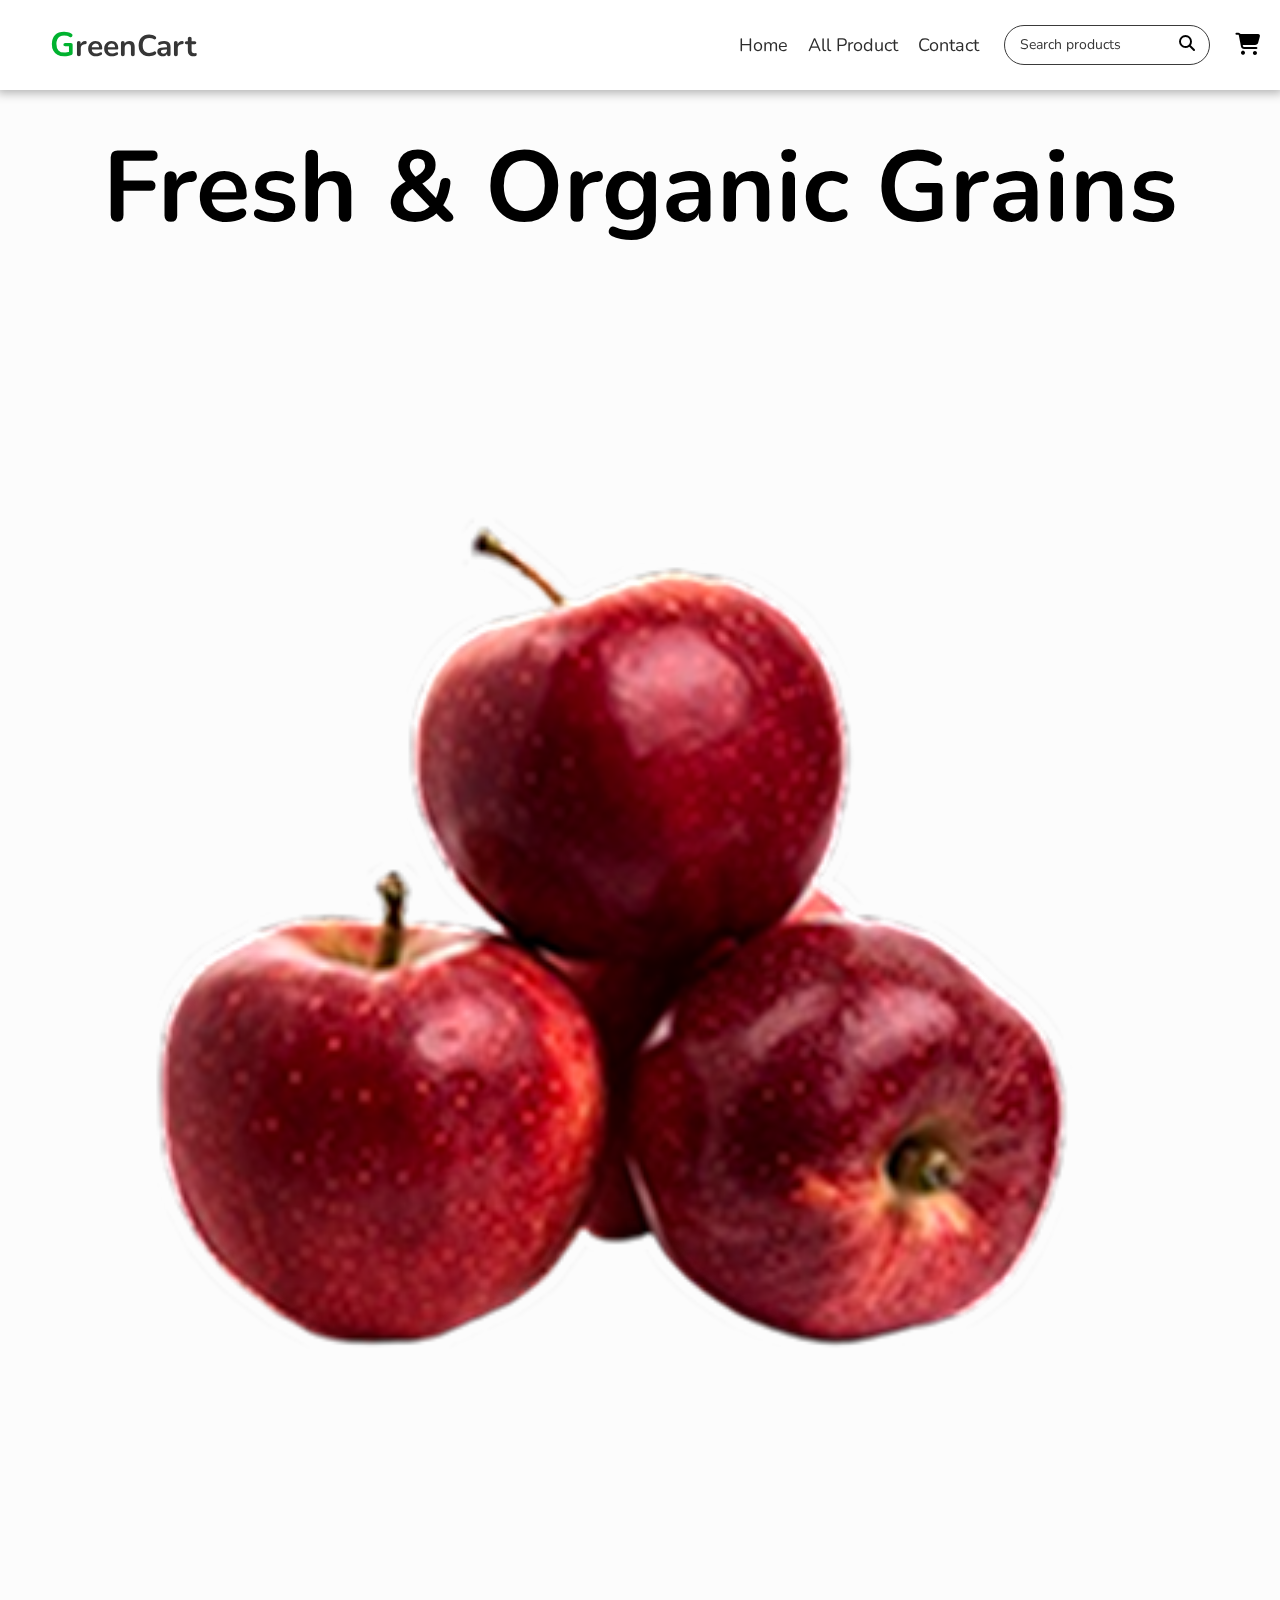
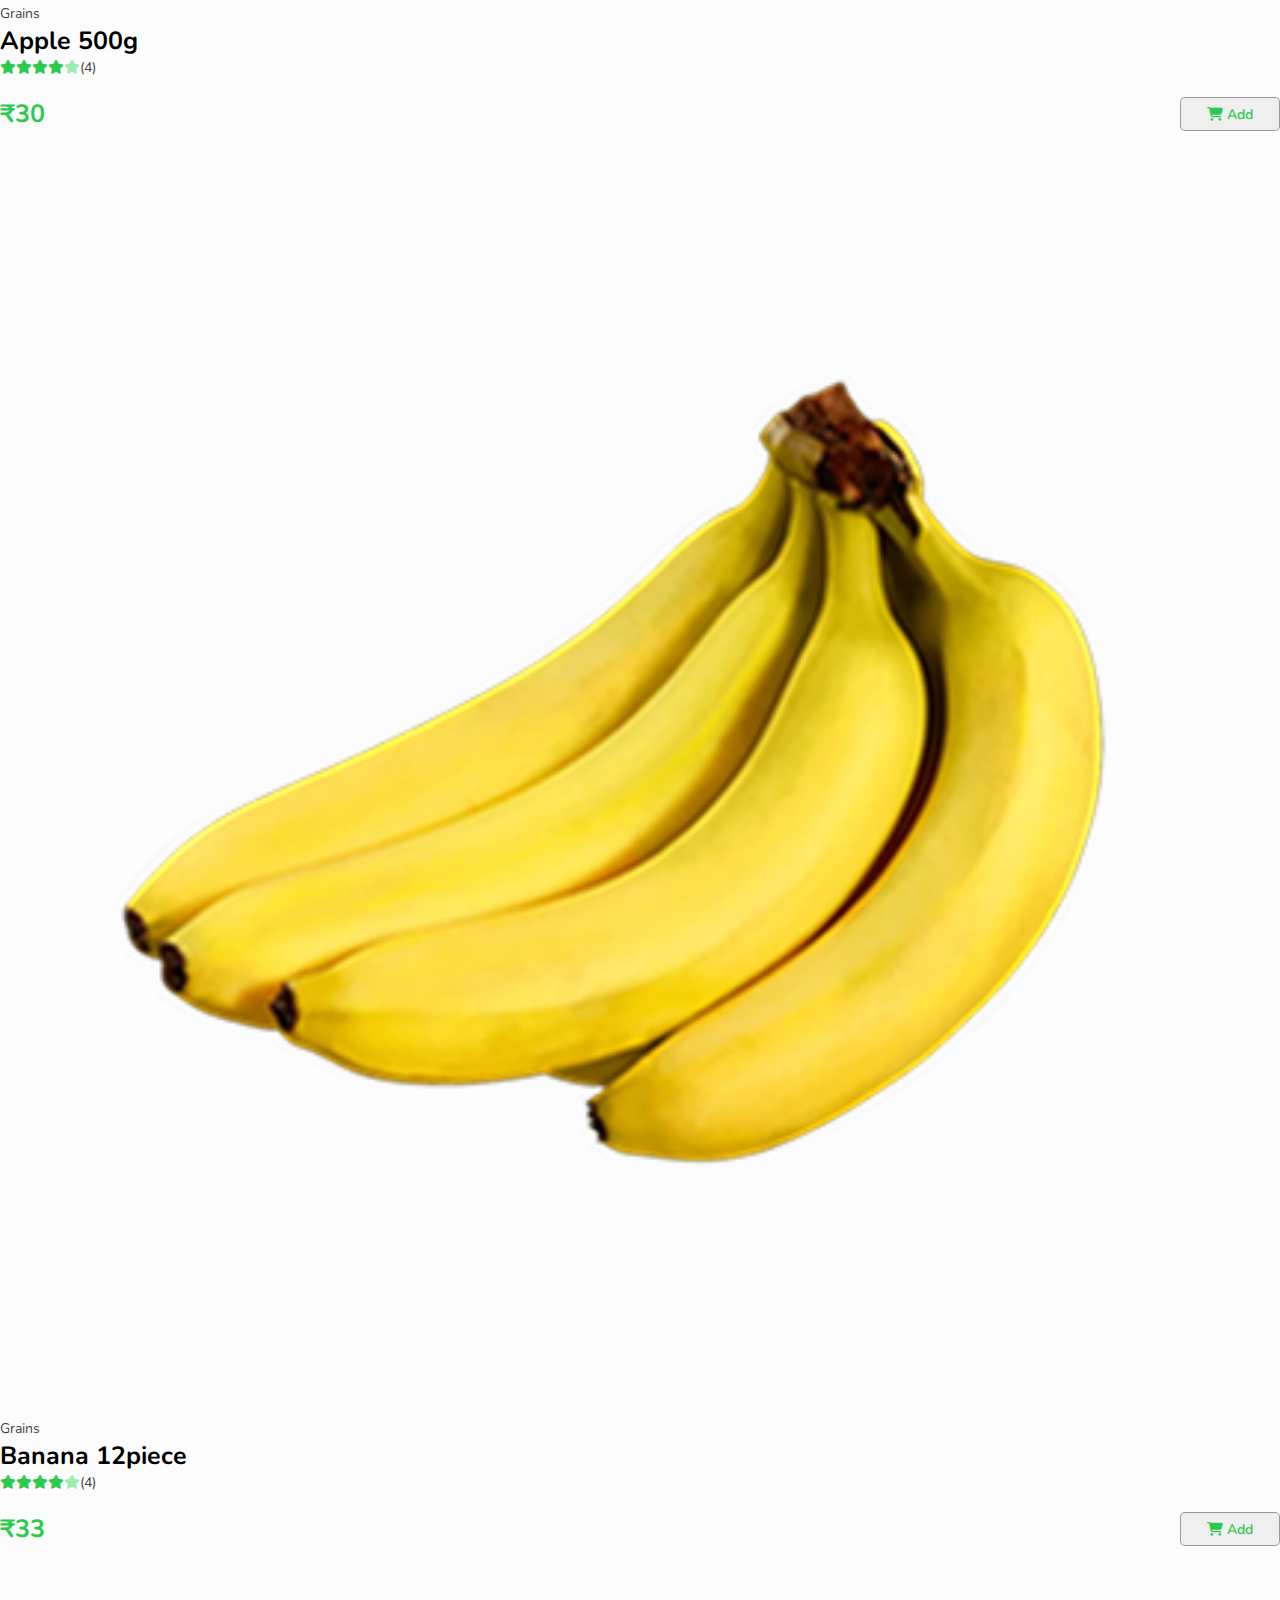
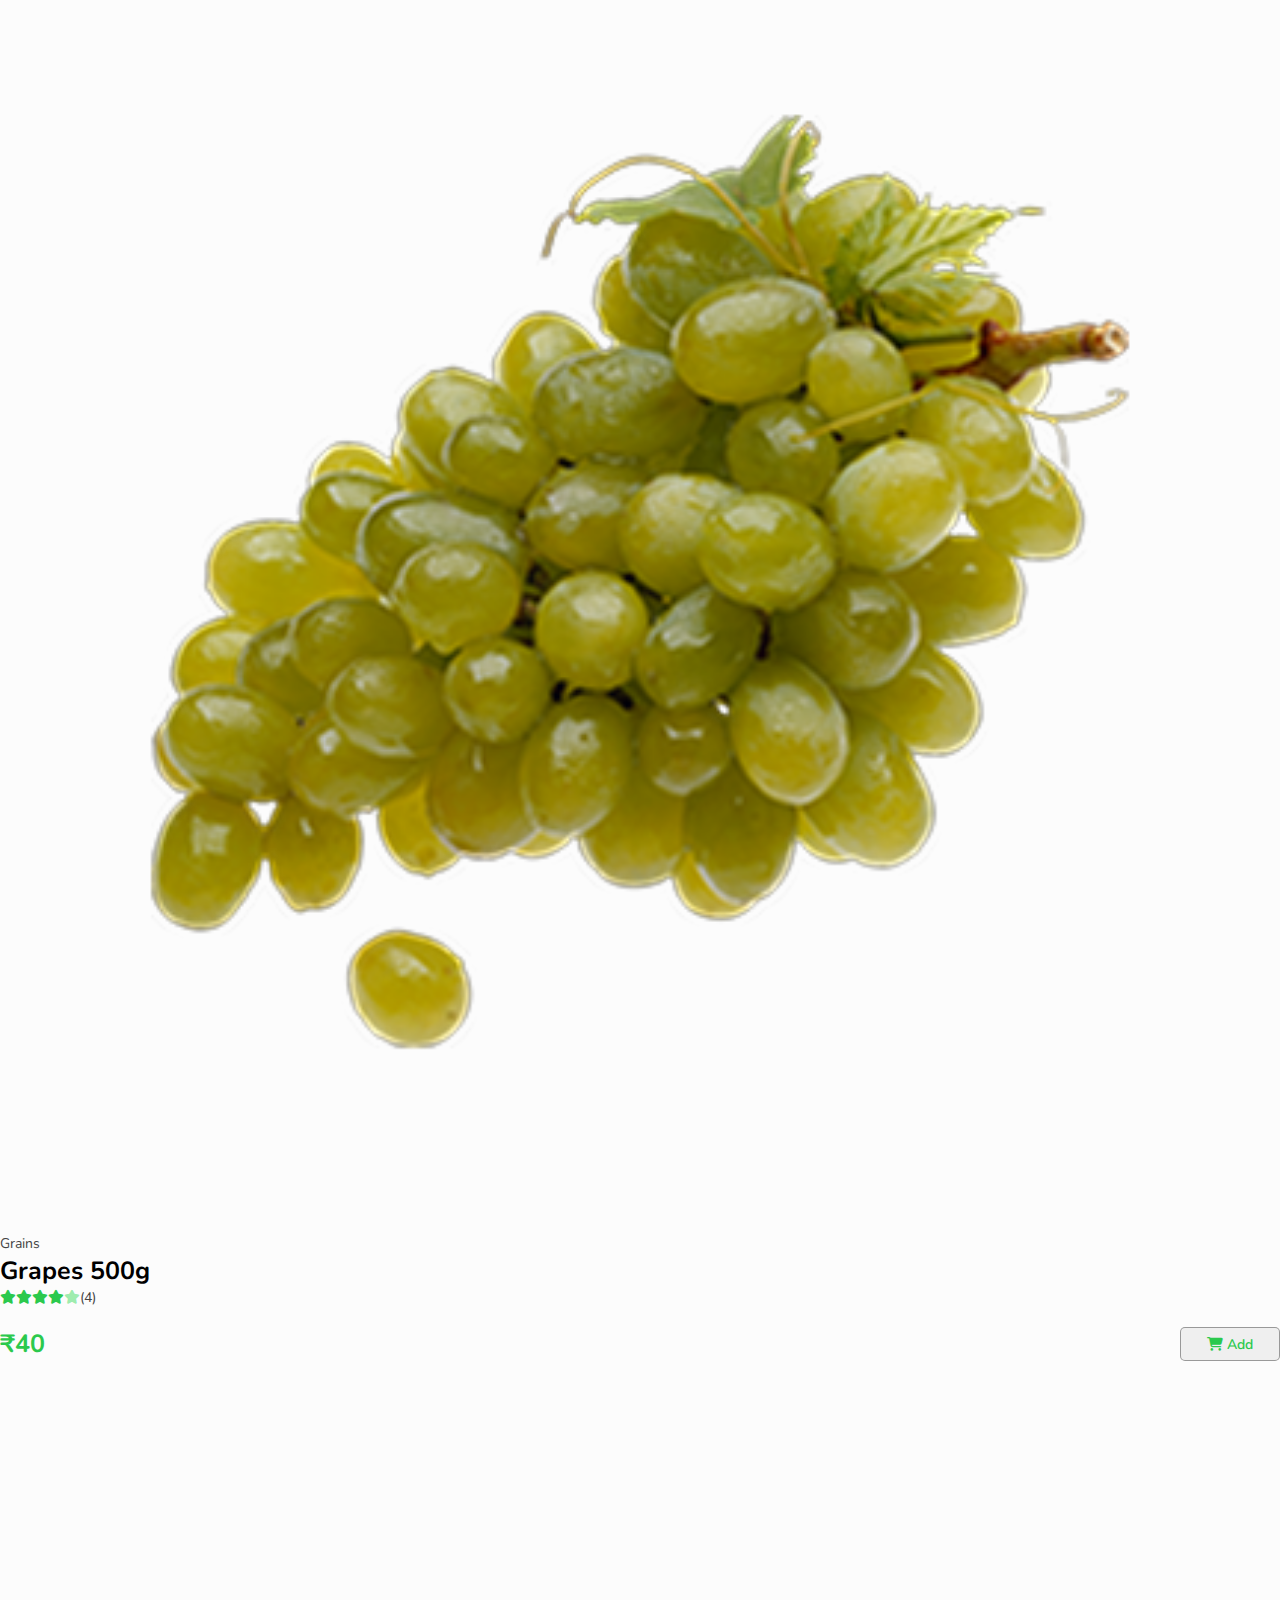
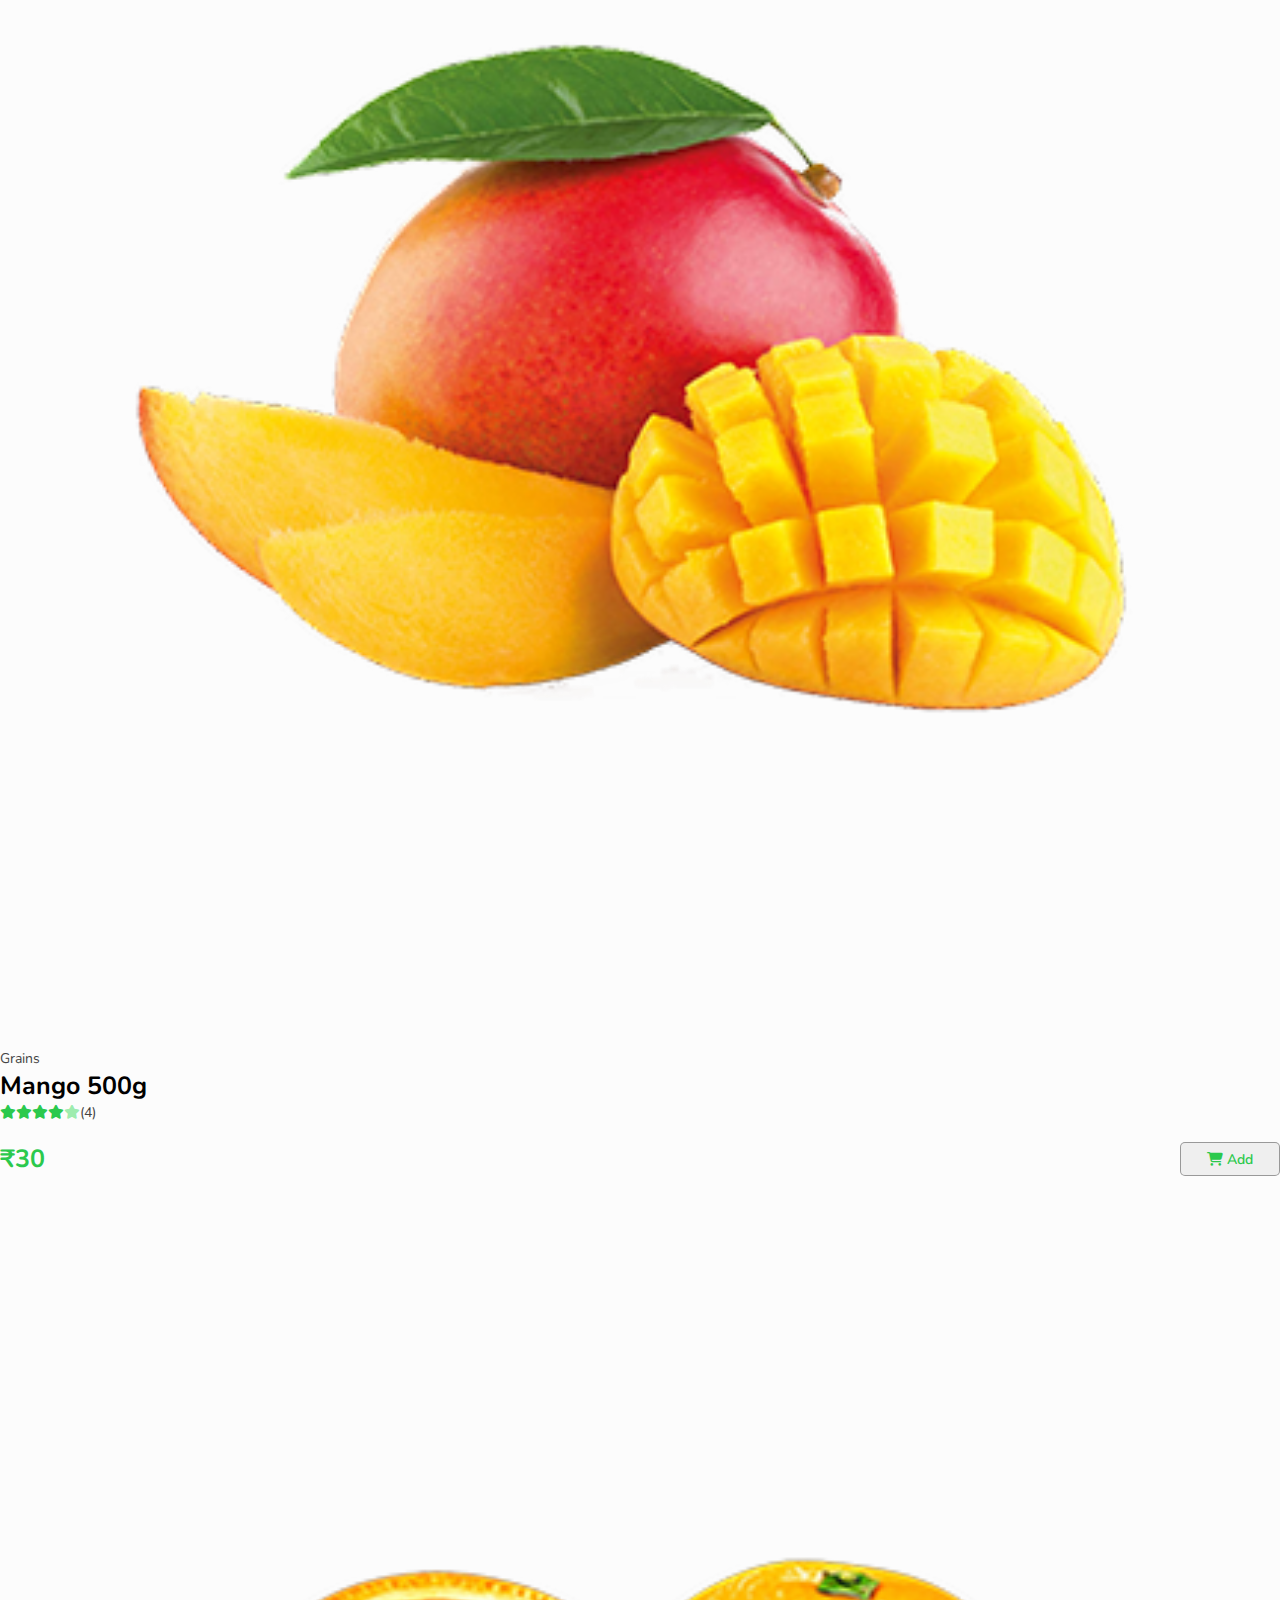
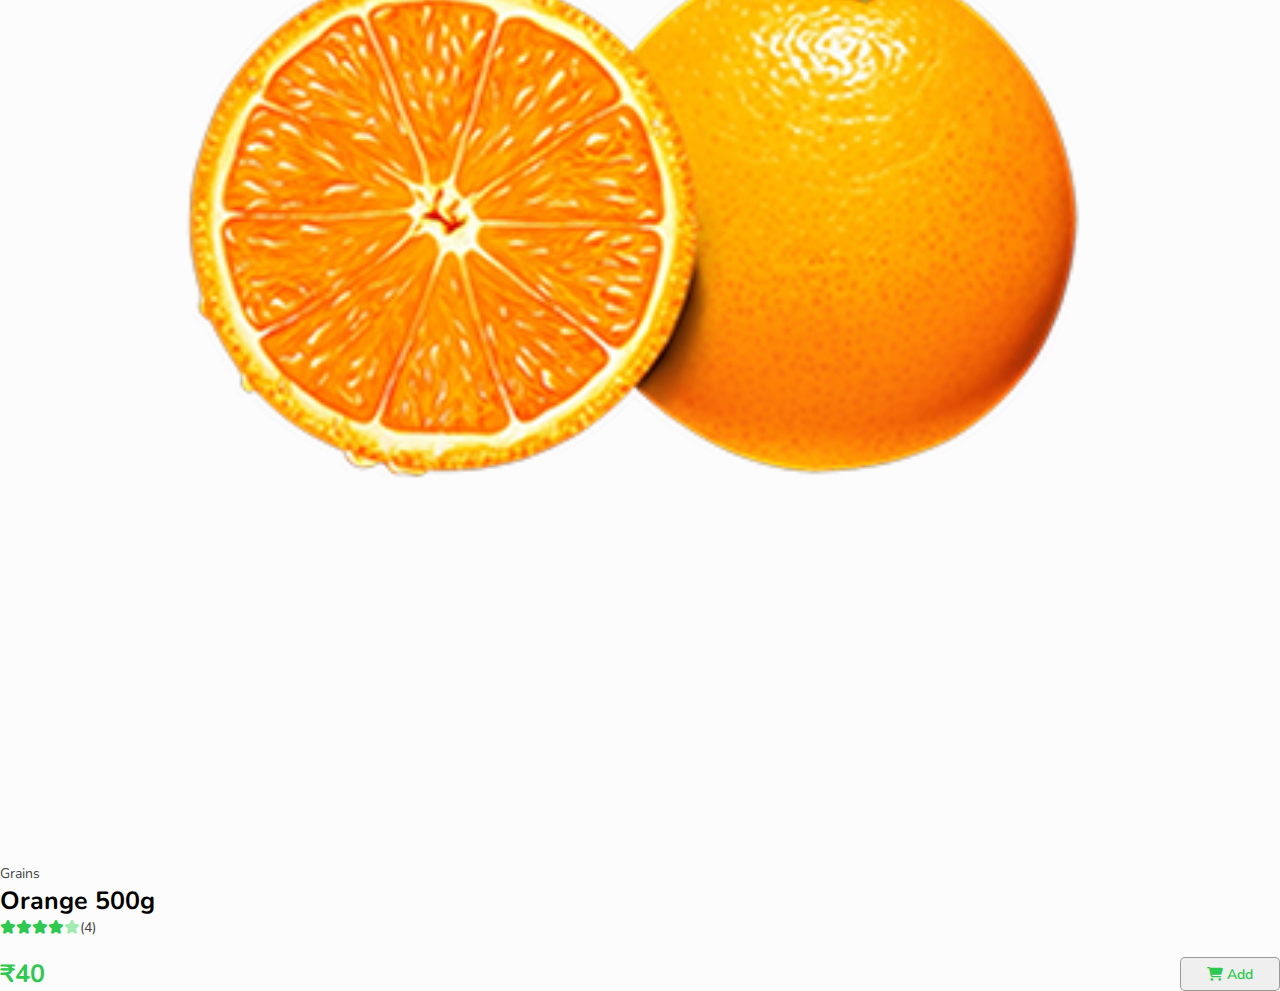
<file: grains.html>
<!DOCTYPE html>
<html lang="en">
<head>
    <meta charset="UTF-8">
    <meta name="viewport" content="width=device-width, initial-scale=1.0">
    <link rel="stylesheet" href="style.css">
    <link rel="stylesheet" href="https://cdnjs.cloudflare.com/ajax/libs/font-awesome/6.7.2/css/all.min.css">
    <title>Grains</title>
</head>
<body>

    <section id="navbar">
      <header class="navabr">
        <div class="nav-container">
          <div class="logo">
            <h1><div id="menu-icon"><i class="fa fa-bars"></i></div><span>G</span>reenCart</h1>
          </div>
          
          <div class="nav-feature">
            <div class="nav-options">
              <ul>
                <a href="#"><li>Home</li></a>
                <a href="#sellers"><li>All Product</li></a>
                <a href="#App-details"><li>Contact</li></a>
              </ul>
            </div>
            <div class="searchbar">
                <input type="search" placeholder="Search products" value="" />
                <i class="fa fa-magnifying-glass" id="search"></i>
            </div>
            
            <div class="cart">
                <i class="fa fa-shopping-cart"></i>
            </div> 
          </div>

        </div>
      </header>
    </section>


    <section id="maggi">
      <div class="head">
        <h1>Fresh & Organic Grains</h1>
      </div>
      <div class="Grains">
        
        <div class="product-box">
          <img src="apple_image.png">
          <span>Grains</span>
          <h2>Apple 500g</h2>
          <div class="rating">
            <ul>
              <li><i class="fa fa-star checked"></i></li>
              <li><i class="fa fa-star checked"></i></li>
              <li><i class="fa fa-star checked"></i></li>
              <li><i class="fa fa-star checked"></i></li>
              <li><i class="fa fa-star"></i></li>
            </ul>
            <span>(4)</span>
          </div>
          <div class="price-cart">
            <h3>₹30</h3>
            <button class="BTN"><i class="fa fa-shopping-cart"></i> Add</button>
          </div>
        </div>
        
        <div class="product-box">
          <img src="banana_image_1.png">
          <span>Grains</span>
          <h2>Banana 12piece</h2>
          <div class="rating">
            <ul>
              <li><i class="fa fa-star checked"></i></li>
              <li><i class="fa fa-star checked"></i></li>
              <li><i class="fa fa-star checked"></i></li>
              <li><i class="fa fa-star checked"></i></li>
              <li><i class="fa fa-star"></i></li>
            </ul>
            <span>(4)</span>
          </div>
          <div class="price-cart">
            <h3>₹33</h3>
            <button class="BTN"><i class="fa fa-shopping-cart"></i> Add</button>
          </div>
        </div>
        
        <div class="product-box">
          <img src="grapes_image_1.png">
          <span>Grains</span>
          <h2>Grapes 500g</h2>
          <div class="rating">
            <ul>
              <li><i class="fa fa-star checked"></i></li>
              <li><i class="fa fa-star checked"></i></li>
              <li><i class="fa fa-star checked"></i></li>
              <li><i class="fa fa-star checked"></i></li>
              <li><i class="fa fa-star"></i></li>
            </ul>
            <span>(4)</span>
          </div>
          <div class="price-cart">
            <h3>₹40</h3>
            <button class="BTN"><i class="fa fa-shopping-cart"></i> Add</button>
          </div>
        </div>
        
        <div class="product-box">
          <img src="mango_image_1.png">
          <span>Grains</span>
          <h2>Mango 500g</h2>
          <div class="rating">
            <ul>
              <li><i class="fa fa-star checked"></i></li>
              <li><i class="fa fa-star checked"></i></li>
              <li><i class="fa fa-star checked"></i></li>
              <li><i class="fa fa-star checked"></i></li>
              <li><i class="fa fa-star"></i></li>
            </ul>
            <span>(4)</span>
          </div>
          <div class="price-cart">
            <h3>₹30</h3>
            <button class="BTN"><i class="fa fa-shopping-cart"></i> Add</button>
          </div>
        </div>
        
        <div class="product-box">
          <img src="orange_image.png">
          <span>Grains</span>
          <h2>Orange 500g</h2>
          <div class="rating">
            <ul>
              <li><i class="fa fa-star checked"></i></li>
              <li><i class="fa fa-star checked"></i></li>
              <li><i class="fa fa-star checked"></i></li>
              <li><i class="fa fa-star checked"></i></li>
              <li><i class="fa fa-star"></i></li>
            </ul>
            <span>(4)</span>
          </div>
          <div class="price-cart">
            <h3>₹40</h3>
            <button class="BTN"><i class="fa fa-shopping-cart"></i> Add</button>
          </div>
        </div>

      </div>
    </section>
    
    <section id="cart-page" class="cartOpen">
      <div class="cart-container">
        <div class="backbtn">
          <i class="fa fa-arrow-left"></i>
        </div>
        <div class="head">
          <h1>Your Cart</h1>
        </div>
        <div class="cart-content">
<!--          <div class="product">
            <img src="images/potato_image_1.png">
            <div class="product-details">
              <span id="category">vegetables</span>
              <h1 id="name">Potato 500g</h1>
              <h2 id="price">₹35 <span>₹40</span></h2>
              <div class="quantity">
                <button class="Btn" id="minus"><i class="fa fa-minus"></i></button>
                <span id="number">1</span>
                <button class="Btn" id="plus"><i class="fa fa-plus"></i></button>
              </div>
            </div>
            <i class="fa fa-trash removebtn"></i>
          </div>-->
        </div>
        <div class="totalprice">
          <p>Total: <span id="totalPrice">00</span></p>
        </div>
        <div class="buybtn">
          <button>Buy Now</button>
        </div>
      </div>
    </section>


    <script src="cart.js"></script>
    <script src="main.js"></script>
</body>
</html>
</file>
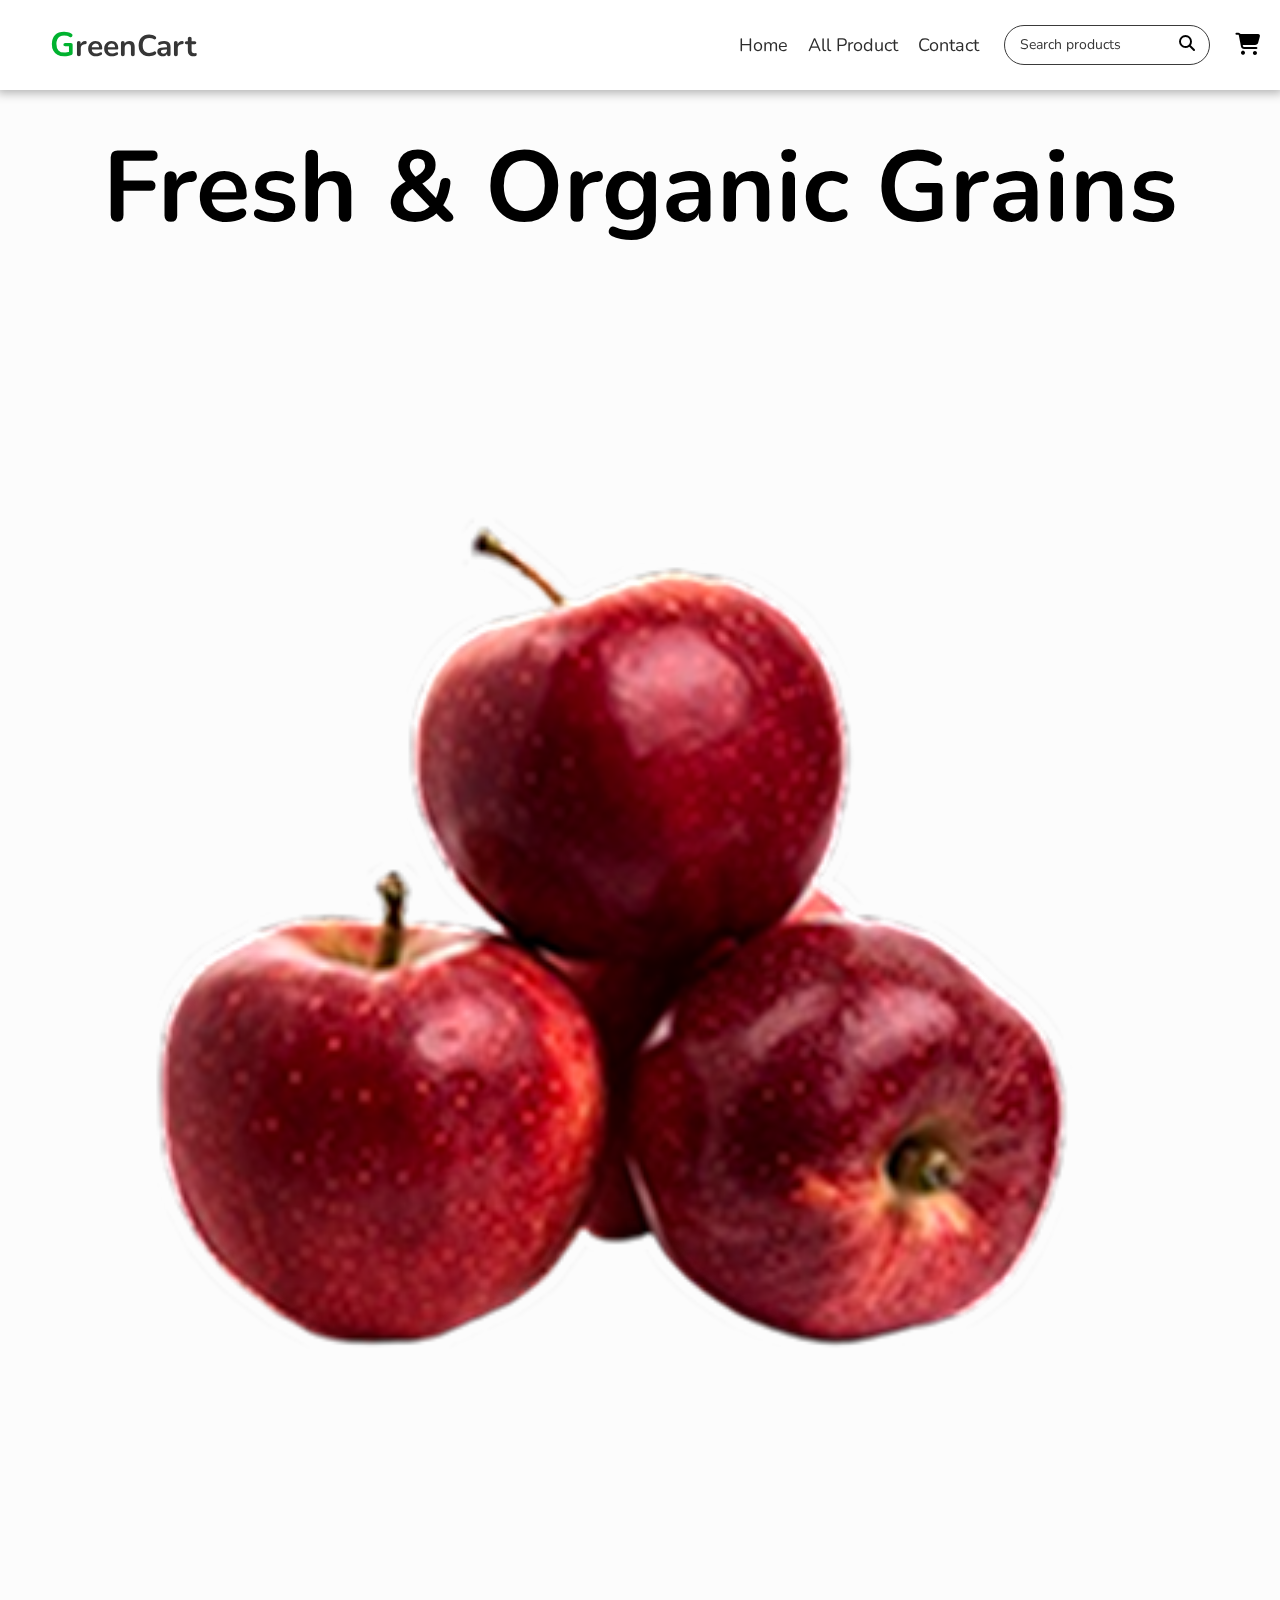
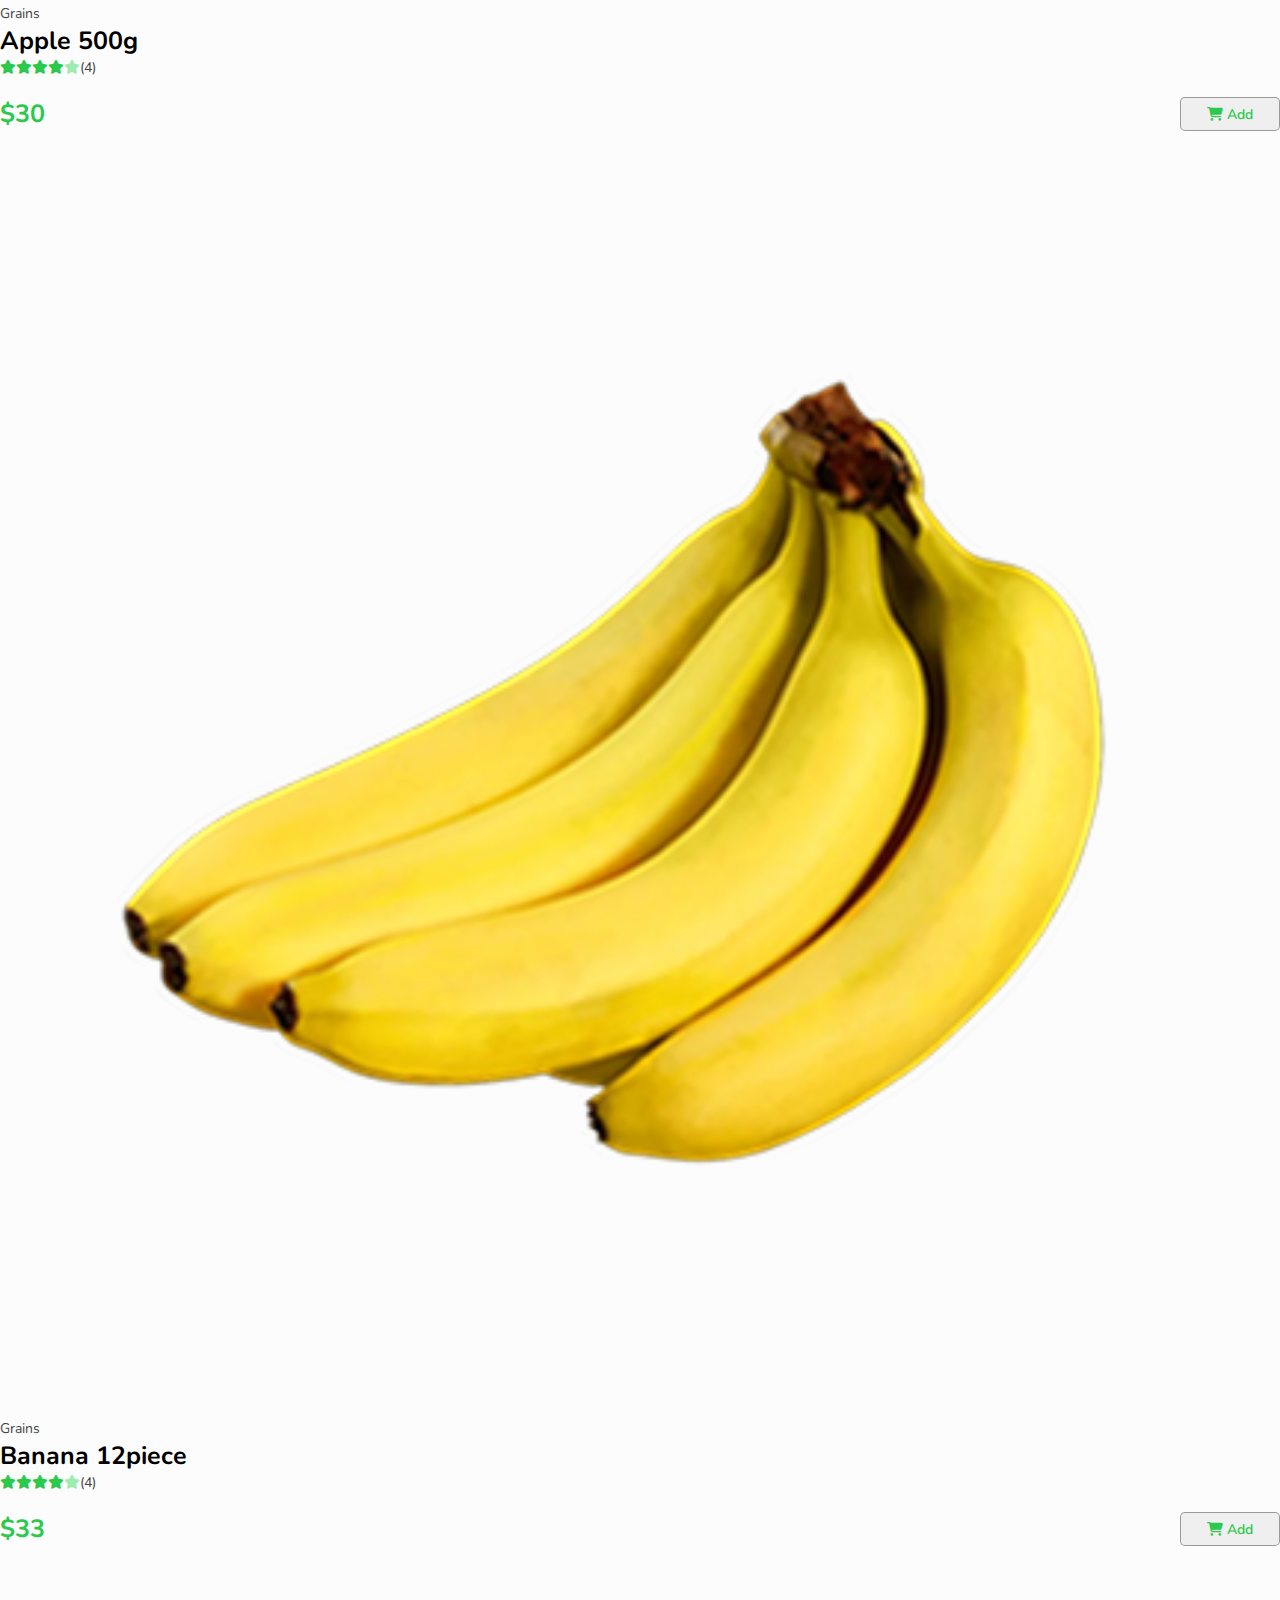
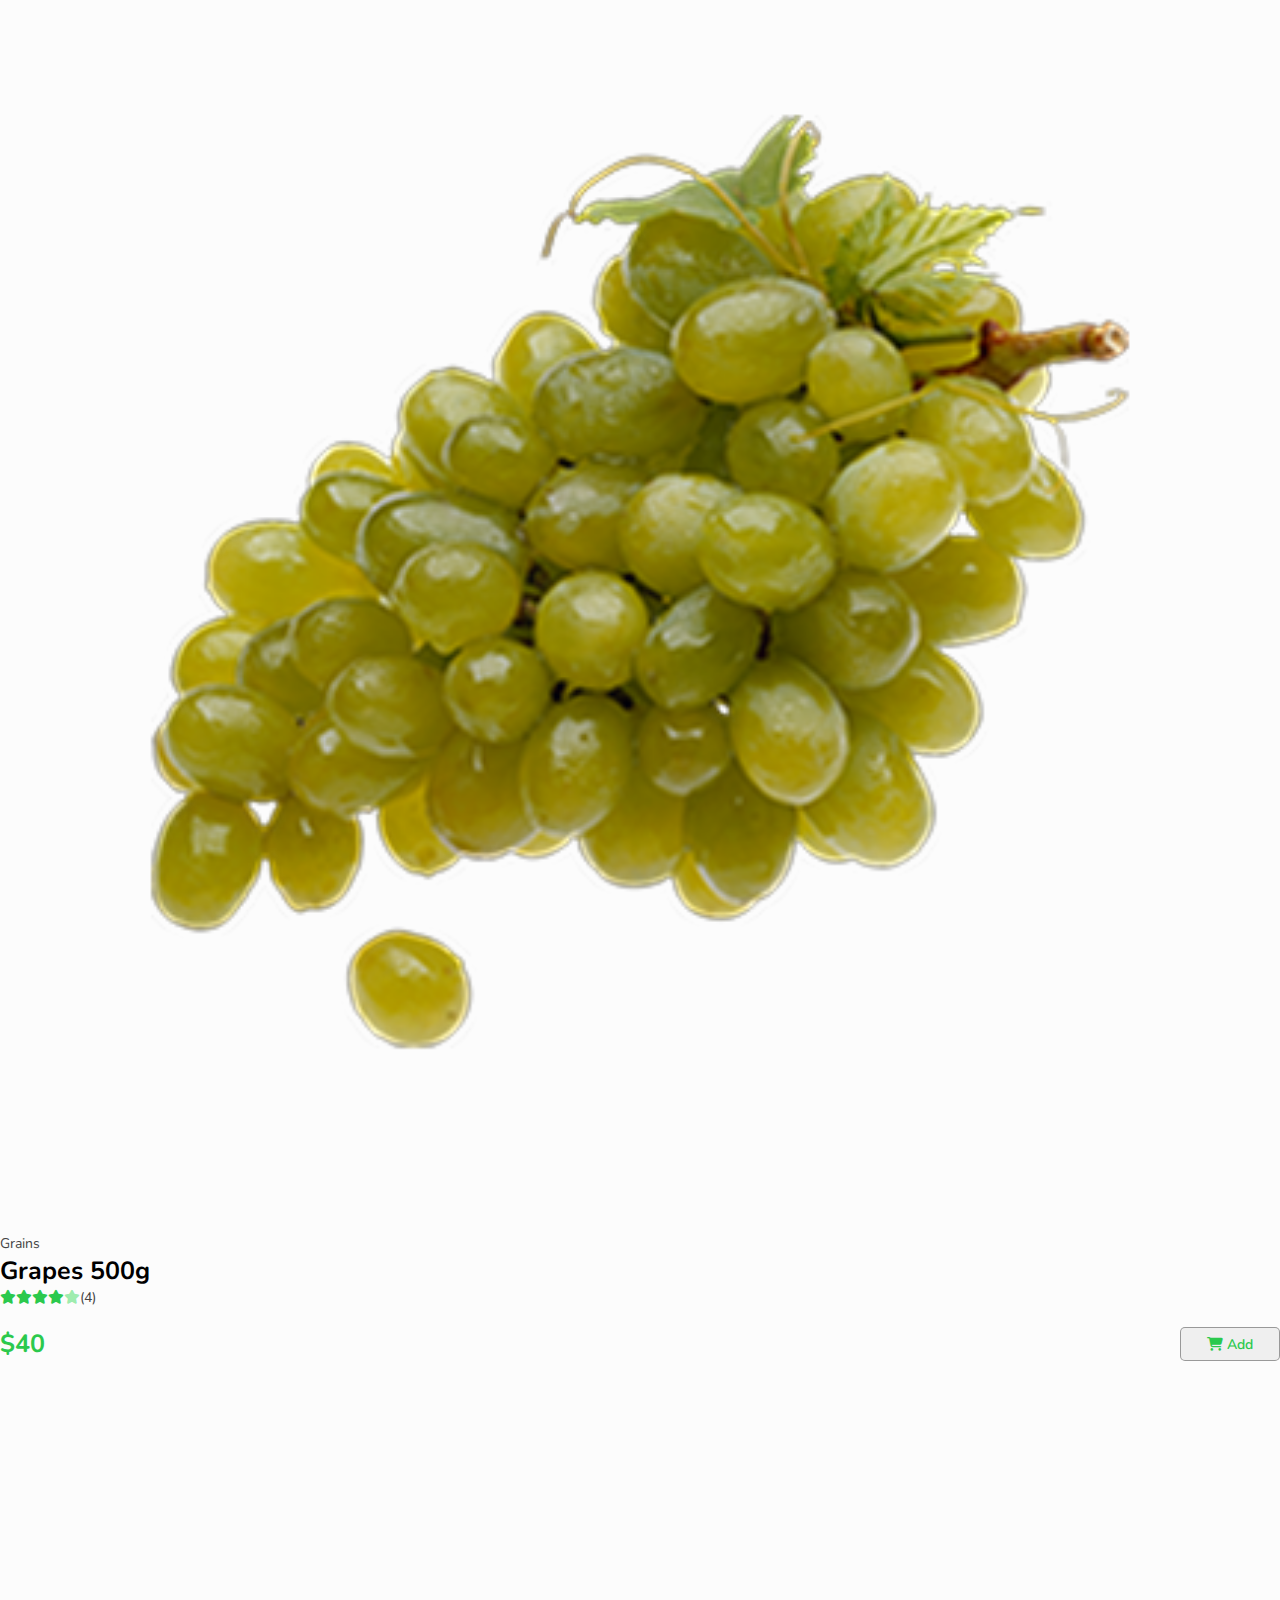
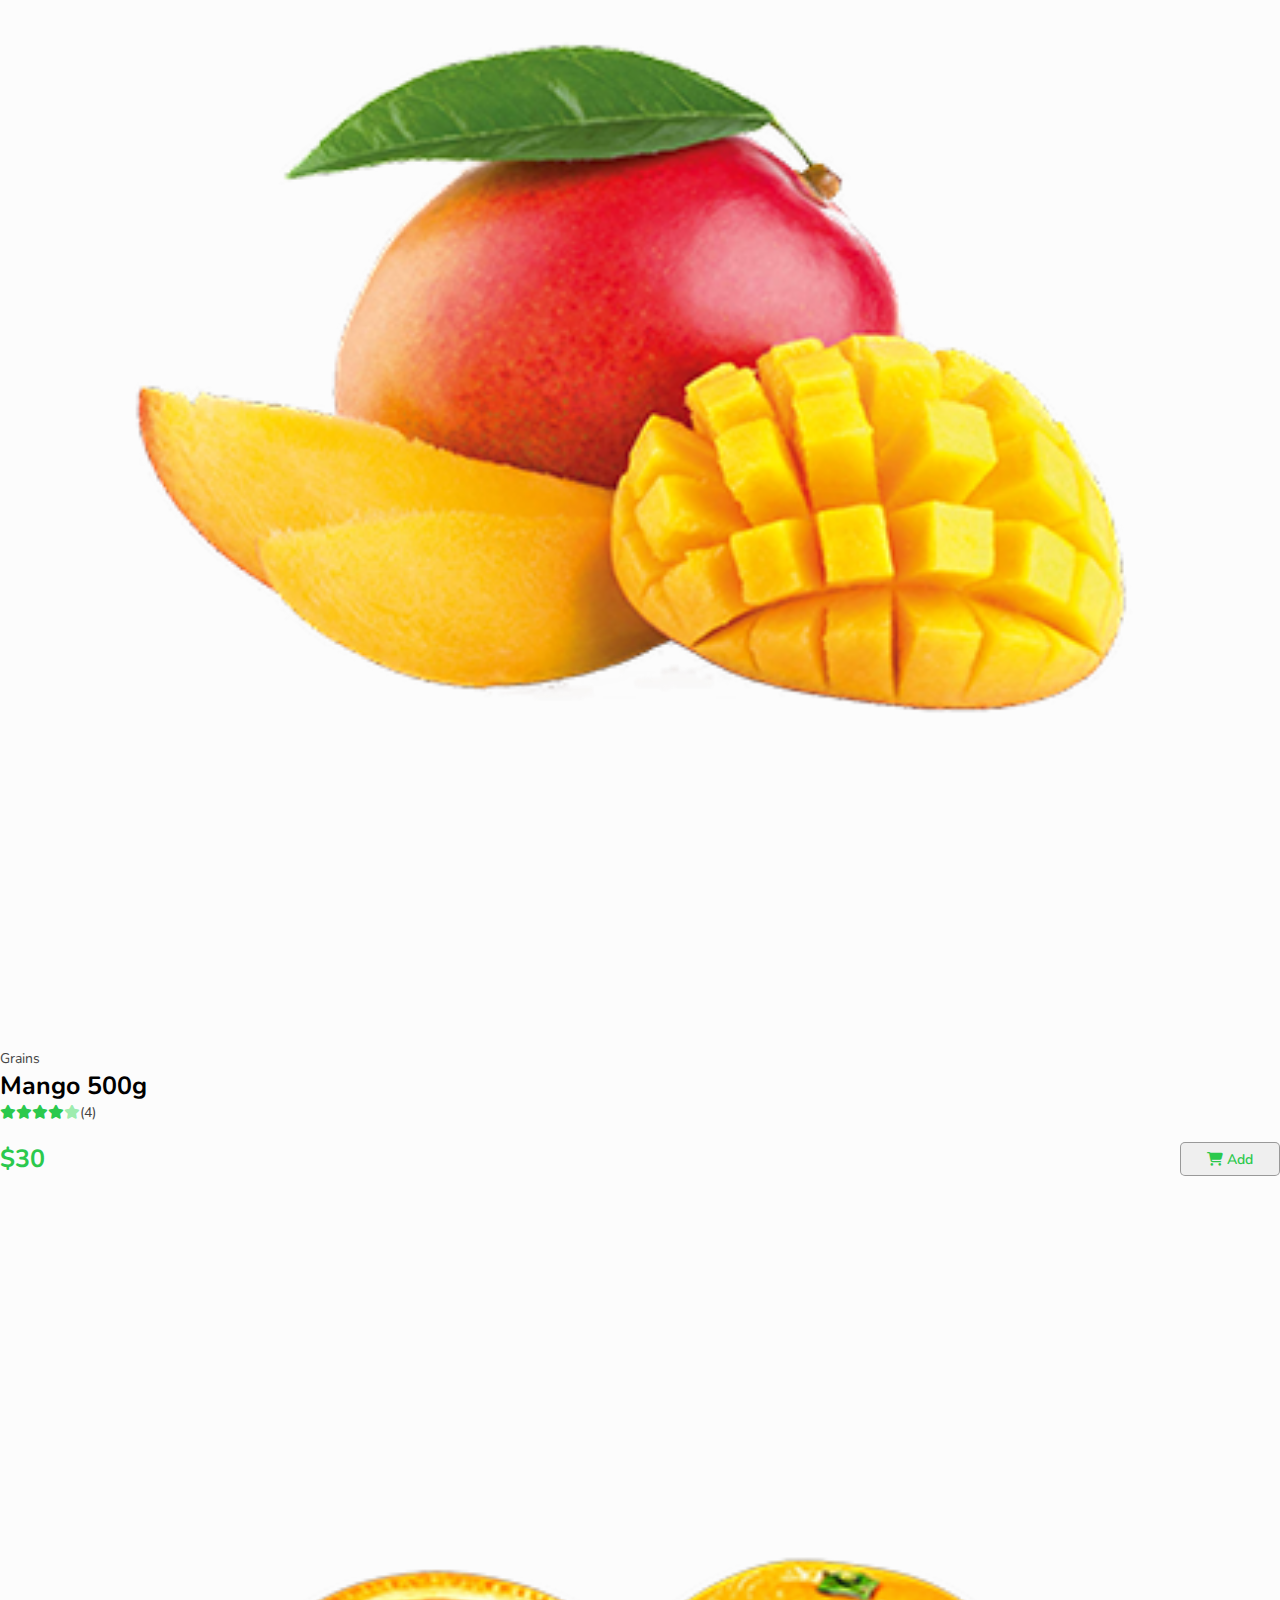
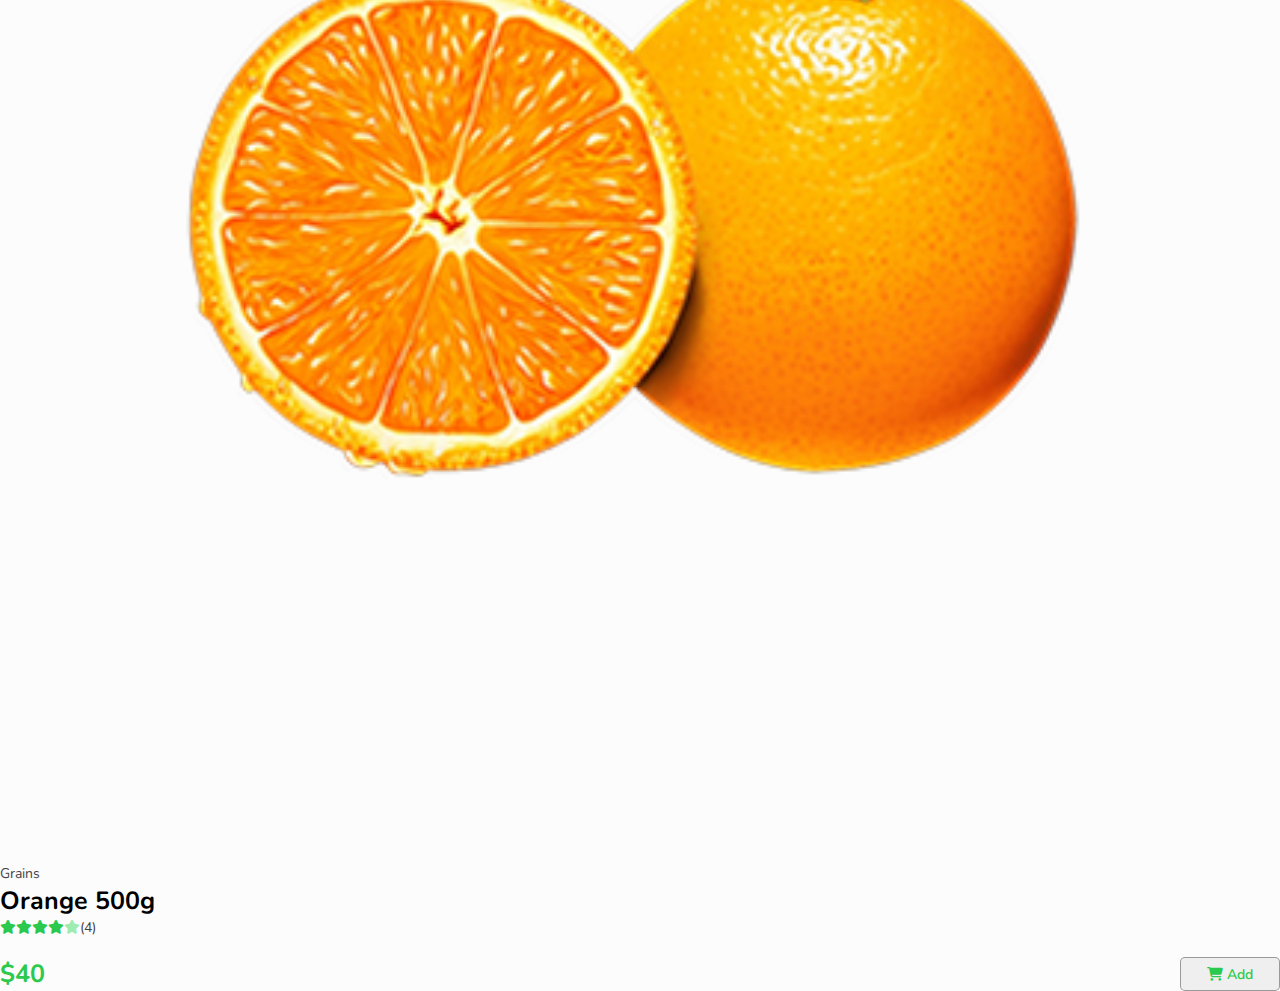
<file: grins.html>
<!DOCTYPE html>
<html lang="en">
<head>
    <meta charset="UTF-8">
    <meta name="viewport" content="width=device-width, initial-scale=1.0">
    <link rel="stylesheet" href="style.css">
    <link rel="stylesheet" href="https://cdnjs.cloudflare.com/ajax/libs/font-awesome/6.7.2/css/all.min.css">
    <title>Grains</title>
</head>
<body>

    <section id="navbar">
      <header class="navabr">
        <div class="nav-container">
          <div class="logo">
            <h1><div id="menu-icon"><i class="fa fa-bars"></i></div><span>G</span>reenCart</h1>
          </div>
          
          <div class="nav-feature">
            <div class="nav-options">
              <ul>
                <a href="#"><li>Home</li></a>
                <a href="#sellers"><li>All Product</li></a>
                <a href="#App-details"><li>Contact</li></a>
              </ul>
            </div>
            <div class="searchbar">
                <input type="search" placeholder="Search products" value="" />
                <i class="fa fa-magnifying-glass" id="search"></i>
            </div>
            
            <div class="cart">
                <i class="fa fa-shopping-cart"></i>
            </div> 
          </div>

        </div>
      </header>
    </section>


    <section id="maggi">
      <div class="head">
        <h1>Fresh & Organic Grains</h1>
      </div>
      <div class="Grains">
        
        <div class="product-box">
          <img src="apple_image.png">
          <span>Grains</span>
          <h2>Apple 500g</h2>
          <div class="rating">
            <ul>
              <li><i class="fa fa-star checked"></i></li>
              <li><i class="fa fa-star checked"></i></li>
              <li><i class="fa fa-star checked"></i></li>
              <li><i class="fa fa-star checked"></i></li>
              <li><i class="fa fa-star"></i></li>
            </ul>
            <span>(4)</span>
          </div>
          <div class="price-cart">
            <h3>$30</h3>
            <button class="BTN"><i class="fa fa-shopping-cart"></i> Add</button>
          </div>
        </div>
        
        <div class="product-box">
          <img src="banana_image_1.png">
          <span>Grains</span>
          <h2>Banana 12piece</h2>
          <div class="rating">
            <ul>
              <li><i class="fa fa-star checked"></i></li>
              <li><i class="fa fa-star checked"></i></li>
              <li><i class="fa fa-star checked"></i></li>
              <li><i class="fa fa-star checked"></i></li>
              <li><i class="fa fa-star"></i></li>
            </ul>
            <span>(4)</span>
          </div>
          <div class="price-cart">
            <h3>$33</h3>
            <button class="BTN"><i class="fa fa-shopping-cart"></i> Add</button>
          </div>
        </div>
        
        <div class="product-box">
          <img src="grapes_image_1.png">
          <span>Grains</span>
          <h2>Grapes 500g</h2>
          <div class="rating">
            <ul>
              <li><i class="fa fa-star checked"></i></li>
              <li><i class="fa fa-star checked"></i></li>
              <li><i class="fa fa-star checked"></i></li>
              <li><i class="fa fa-star checked"></i></li>
              <li><i class="fa fa-star"></i></li>
            </ul>
            <span>(4)</span>
          </div>
          <div class="price-cart">
            <h3>$40</h3>
            <button class="BTN"><i class="fa fa-shopping-cart"></i> Add</button>
          </div>
        </div>
        
        <div class="product-box">
          <img src="mango_image_1.png">
          <span>Grains</span>
          <h2>Mango 500g</h2>
          <div class="rating">
            <ul>
              <li><i class="fa fa-star checked"></i></li>
              <li><i class="fa fa-star checked"></i></li>
              <li><i class="fa fa-star checked"></i></li>
              <li><i class="fa fa-star checked"></i></li>
              <li><i class="fa fa-star"></i></li>
            </ul>
            <span>(4)</span>
          </div>
          <div class="price-cart">
            <h3>$30</h3>
            <button class="BTN"><i class="fa fa-shopping-cart"></i> Add</button>
          </div>
        </div>
        
        <div class="product-box">
          <img src="orange_image.png">
          <span>Grains</span>
          <h2>Orange 500g</h2>
          <div class="rating">
            <ul>
              <li><i class="fa fa-star checked"></i></li>
              <li><i class="fa fa-star checked"></i></li>
              <li><i class="fa fa-star checked"></i></li>
              <li><i class="fa fa-star checked"></i></li>
              <li><i class="fa fa-star"></i></li>
            </ul>
            <span>(4)</span>
          </div>
          <div class="price-cart">
            <h3>$40</h3>
            <button class="BTN"><i class="fa fa-shopping-cart"></i> Add</button>
          </div>
        </div>

      </div>
    </section>
    
    <section id="cart-page" class="cartOpen">
      <div class="cart-container">
        <div class="backbtn">
          <i class="fa fa-arrow-left"></i>
        </div>
        <div class="head">
          <h1>Your Cart</h1>
        </div>
        <div class="cart-content">
<!--          <div class="product">
            <img src="images/potato_image_1.png">
            <div class="product-details">
              <span id="category">vegetables</span>
              <h1 id="name">Potato 500g</h1>
              <h2 id="price">$35 <span>$40</span></h2>
              <div class="quantity">
                <button class="Btn" id="minus"><i class="fa fa-minus"></i></button>
                <span id="number">1</span>
                <button class="Btn" id="plus"><i class="fa fa-plus"></i></button>
              </div>
            </div>
            <i class="fa fa-trash removebtn"></i>
          </div>-->
        </div>
        <div class="totalprice">
          <p>Total: <span id="totalPrice">00</span></p>
        </div>
        <div class="buybtn">
          <button>Buy Now</button>
        </div>
      </div>
    </section>


    <script src="cart.js"></script>
    <script src="main.js"></script>
</body>
</html>
</file>
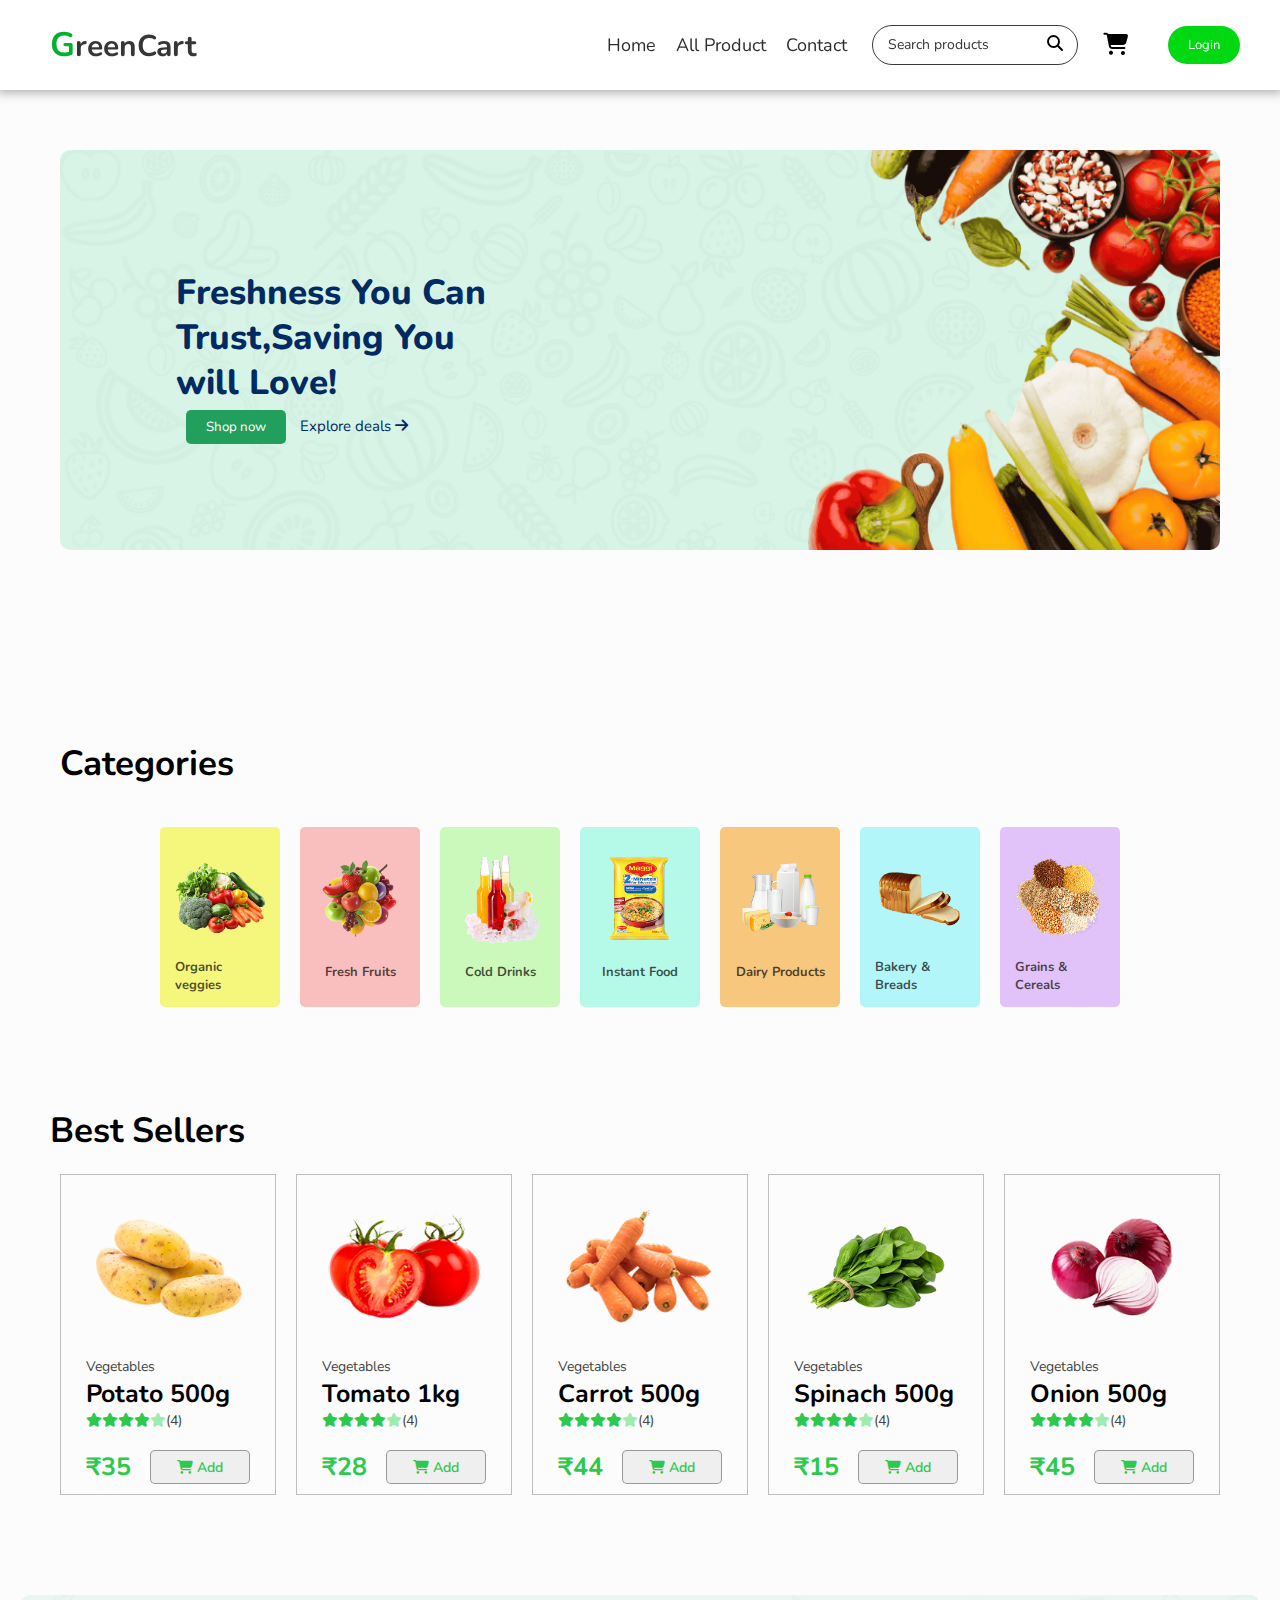
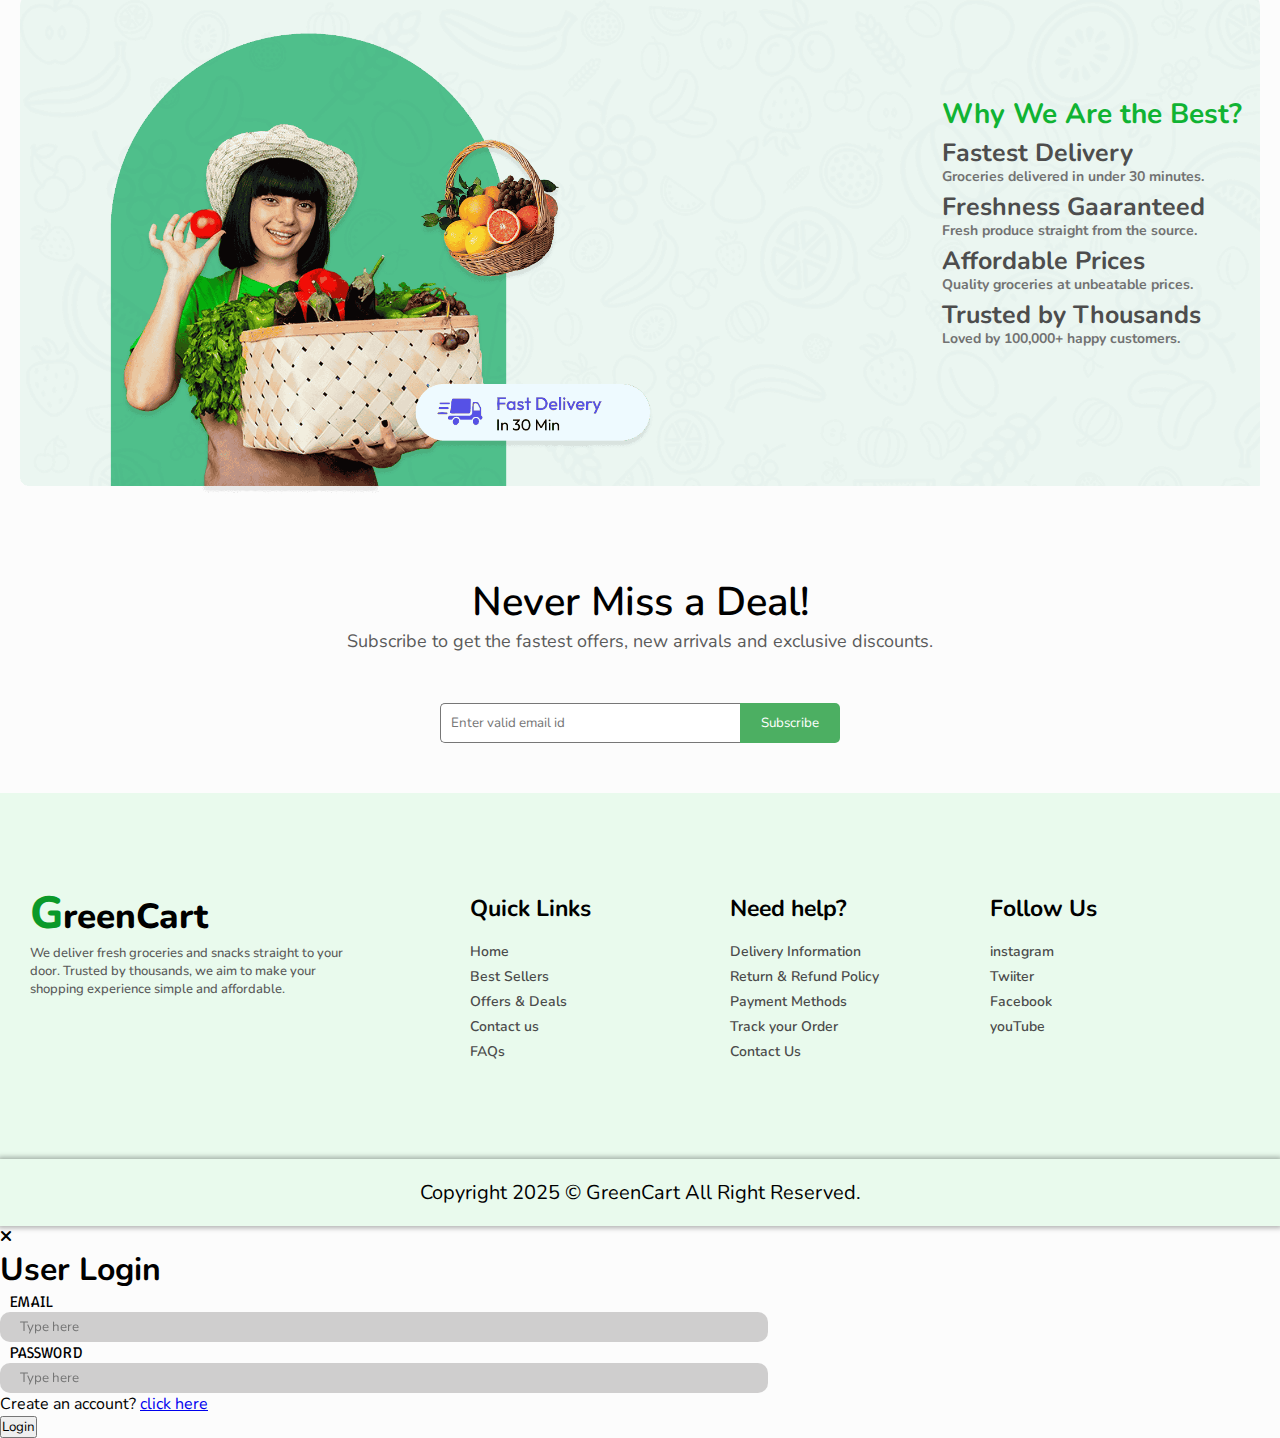
<file: index (1).html>
<!DOCTYPE html>
<html>
  <head>
    <meta http-equiv="content-type" content="text/html; charset=utf-8" />
    <title>Greencart</title>
    <link rel="stylesheet" href="https://cdnjs.cloudflare.com/ajax/libs/font-awesome/6.7.2/css/all.min.css">
    <link rel="stylesheet" href="style.css" type="text/css" media="all" />
  </head>
  <body>
    <section id="navbar">
      <header class="navabr">
        <div class="nav-container">
          <div class="logo">
            <h1><div id="menu-icon"><i class="fa fa-bars"></i></div><span>G</span>reenCart</h1>
          </div>
          
          <div class="nav-feature">
            <div class="nav-options">
              <ul>
                <a href="#"><li>Home</li></a>
                <a href="#sellers"><li>All Product</li></a>
                <a href="#App-details"><li>Contact</li></a>
              </ul>
            </div>
            
            <div class="searchbar">
              <input type="search" placeholder="Search products" value="" />
              <i class="fa fa-magnifying-glass" id="search"></i>
            </div>
            
            <div class="cart">
              <i class="fa fa-shopping-cart"></i>
            </div>
            
            <div class="profile">
              <button id="btn">Login</button>
            </div>
          </div>
        </div>
      </header>
    </section>
    
    <section id="slide-menu">
     <div class="slide">
       <div class="close-btn">
         <i class="fa fa-close"></i>
       </div>
       <div class="options">
         <ul>
           <li>Home</li>
           <li>All Products</li>
           <li>Contact</li>
         </ul>
       </div>
     </div>
    </section>
    
    <section id="hero_image">
      <div class="img-container">
        <img src="hero_image.png">
        <div class="text">
          <span>Freshness You Can<br>Trust,Saving You<br>will Love!</span><br>
          <button>Shop now</button>
          <p>Explore deals <i class="fa fa-arrow-right"></i></p>
        </div>
      </div>
    </section>
    
    <section id="categories">
      <div class="head">
        <h1>Categories</h1>
      </div>
      
      <div class="categories-opt">
        
        <div class="categories-box">
          <a href="vegetable.html"><img src="organic_vegitable_image.png"></a>
          <span>Organic veggies</span>
        </div>
        
        <div class="categories-box">
          <a href="fruits.html"><img src="fresh_fruits_image.png"></a>
          <span>Fresh Fruits</span>
        </div>
        
        <div class="categories-box">
          <a href="cold_drinks.html"><img src="bottles_image.png"></a>
          <span>Cold Drinks</span>
        </div>
        
        <div class="categories-box">
          <a href="instant_food.html"><img src="maggi_image.png"></a>
          <span>Instant Food</span>
        </div>
        
        <div class="categories-box">
          <a href="dairy_prodsrc.html"><img src="dairy_product_image.png"></a>
          <span>Dairy Products</span>
        </div>
        
        <div class="categories-box">
          <a href="bakery.html"><img src="bakery_image.png"></a>
          <span>Bakery & Breads</span>
        </div>
        
        <div class="categories-box">
          <a href="grain.html"><img src="grain_image.png"></a>
          <span>Grains & Cereals</span>
        </div>
        
        
        
      </div>
    </section>
    
    <section id="sellers">
        <div class="head">
          <h1>Best Sellers</h1>
        </div>
      <div class="products-opt">
        
        <div class="product-box">
          <img src="potato_image_1.png">
          <span>Vegetables</span>
          <h2>Potato 500g</h2>
          <div class="rating">
            <ul>
              <li><i class="fa fa-star checked"></i></li>
              <li><i class="fa fa-star checked"></i></li>
              <li><i class="fa fa-star checked"></i></li>
              <li><i class="fa fa-star checked"></i></li>
              <li><i class="fa fa-star"></i></li>
            </ul>
            <span>(4)</span>
          </div>
          <div class="price-cart">
            <h3>₹35</h3>
            <button class="BTN"><i class="fa fa-shopping-cart"></i> Add</button>
          </div>
        </div>
        
        <div class="product-box">
          <img src="tomato_image.png">
          <span>Vegetables</span>
          <h2>Tomato 1kg</h2>
          <div class="rating">
            <ul>
              <li><i class="fa fa-star checked"></i></li>
              <li><i class="fa fa-star checked"></i></li>
              <li><i class="fa fa-star checked"></i></li>
              <li><i class="fa fa-star checked"></i></li>
              <li><i class="fa fa-star"></i></li>
            </ul>
            <span>(4)</span>
          </div>
          <div class="price-cart">
            <h3>₹28</h3>
            <button class="BTN"><i class="fa fa-shopping-cart"></i> Add</button>
          </div>
        </div>
        
        <div class="product-box">
          <img src="carrot_image.png">
          <span>Vegetables</span>
          <h2>Carrot 500g</h2>
          <div class="rating">
            <ul>
              <li><i class="fa fa-star checked"></i></li>
              <li><i class="fa fa-star checked"></i></li>
              <li><i class="fa fa-star checked"></i></li>
              <li><i class="fa fa-star checked"></i></li>
              <li><i class="fa fa-star"></i></li>
            </ul>
            <span>(4)</span>
          </div>
          <div class="price-cart">
            <h3>₹44</h3>
            <button class="BTN"><i class="fa fa-shopping-cart"></i> Add</button>
          </div>
        </div>
        
        <div class="product-box">
          <img src="spinach_image_1.png">
          <span>Vegetables</span>
          <h2>Spinach 500g</h2>
          <div class="rating">
            <ul>
              <li><i class="fa fa-star checked"></i></li>
              <li><i class="fa fa-star checked"></i></li>
              <li><i class="fa fa-star checked"></i></li>
              <li><i class="fa fa-star checked"></i></li>
              <li><i class="fa fa-star"></i></li>
            </ul>
            <span>(4)</span>
          </div>
          <div class="price-cart">
            <h3>₹15</h3>
            <button class="BTN"><i class="fa fa-shopping-cart"></i> Add</button>
          </div>
        </div>
        
        <div class="product-box">
          <img src="onion_image_1.png">
          <span>Vegetables</span>
          <h2>Onion 500g</h2>
          <div class="rating">
            <ul>
              <li><i class="fa fa-star checked"></i></li>
              <li><i class="fa fa-star checked"></i></li>
              <li><i class="fa fa-star checked"></i></li>
              <li><i class="fa fa-star checked"></i></li>
              <li><i class="fa fa-star"></i></li>
            </ul>
            <span>(4)</span>
          </div>
          <div class="price-cart">
            <h3>₹45</h3>
            <button class="BTN"><i class="fa fa-shopping-cart"></i> Add</button>
          </div>
        </div>
        
        
        
        
        
        
      </div>
    </section>
    
    <section id="About Us">
      <div class="ab-container">
        <img src="bottom_banner_image.png">
          <div class="text">
            <h1>Why We Are the Best?</h1>
            <ul class="list">
              <li>Fastest Delivery <br> <span>Groceries delivered in under 30 minutes.</span></li>
              <li>Freshness Gaaranteed <br> <span>Fresh produce straight from the source.</span></li>
              <li>Affordable Prices <br> <span>Quality groceries at unbeatable prices.</span></li>
              <li>Trusted by Thousands <br> <span>Loved by 100,000+ happy customers.</span></li>
            </ul>
          </div>
      </div>
    </section>
    
    <section id="subcribe-btn">
      <div class="sub-btn">
        <h1>Never Miss a Deal!</h1>
        <span>Subscribe to get the fastest offers, new arrivals and exclusive discounts.</span>
        <div class="email-box">
          <input type="text" placeholder="Enter valid email id" value="" />
          <button>Subscribe</button>
        </div>
      </div>
    </section>
    
    <section id="App-details">
      <div class="detail-container">
        
        <div class="detail-1">
          <h1><span>G</span>reenCart</h1>
          <p>We deliver fresh groceries and snacks straight to your <br> door. Trusted by thousands, we aim to make your <br> shopping experience simple and affordable.</p>
        </div>
        
      <div class="all-list">
        <div class="detail">
          <h1>Quick Links</h1>
          <div class="list">
            <ul>
              <li>Home</li>
              <li>Best Sellers</li>
              <li>Offers & Deals</li>
              <li>Contact us</li>
              <li>FAQs</li>
            </ul>
          </div>
        </div>
        
        <div class="detail">
          <h1>Need help?</h1>
          <div class="list">
            <ul>
              <li>Delivery Information</li>
              <li>Return & Refund Policy</li>
              <li>Payment Methods</li>
              <li>Track your Order</li>
              <li>Contact Us</li>
            </ul>
          </div>
        </div>
        
        <div class="detail">
          <h1>Follow Us</h1>
          <div class="list">
            <ul>
              <li>instagram</li>
              <li>Twiiter</li>
              <li>Facebook</li>
              <li>youTube</li>
            </ul>
          </div>
        </div>
      </div>
      </div>
    </section>
    
    <section id="footer">
      <footer class="foot">
        <div class="foot-container">
          <span>Copyright 2025 &copy; GreenCart All Right Reserved.</span>
        </div>
      </footer>
    </section>
    
    <section id="login-page" class="activate">
      <div id="closebtn">
        <i class="fa fa-close"></i>
      </div>
      <div class="login-container">
        <h1><span>User</span> Login</h1>
        <div class="input-box">
          <p>Email</p>
          <input type="text" placeholder="Type here" id="username" required/>
        </div>
        <div class="input-box">
          <p>Password</p>
          <input type="password" placeholder="Type here" id="password" required/>
        </div>
        <p>Create an account? <a href="#" class="click">click here</a></p>
        <button class="login-btn" type="submit">Login</button>
      </div>
    </section>
    
    <section id="sign-up-page" class="active">
      <div id="closebtn">
        <i class="fa fa-close"></i>
      </div>
      <div class="login-container">
        <h1><span>User</span> Sign Up</h1>
        <div class="input-box">
          <p>Username</p>
          <input type="text" placeholder="Type Here" value="" />
        </div>
        <div class="input-box">
          <p>Email</p>
          <input type="text" placeholder="Type here" value="" />
        </div>
        <div class="input-box">
          <p>Password</p>
          <input type="password" placeholder="Type here" value="" />
        </div>
        <p>Create an account? <a href="#">click here</a></p>
        <button>Login</button>
      </div>
    </section>
    
    <section id="cart-page" class="cart-open">
      <div class="cart-container">
        <div class="backbtn">
          <i class="fa fa-arrow-left"></i>
        </div>
        <div class="head">
          <h1>Your Cart</h1>
        </div>
        <div class="cart-content">
<!--      <div class="product">
            <img src="potato_image_1.png">
            <div class="product-details">
              <span id="category">vegetables</span>
              <h1 id="name">Potato 500g</h1>
              <h2 id="price">₹35</h2>
              <div class="quantity">
                <button class="Btn" id="minus"><i class="fa fa-minus"></i></button>
                <span id="number">1</span>
                <button class="Btn" id="plus"><i class="fa fa-plus"></i></button>
              </div>
            </div>
            <i class="fa fa-trash removebtn"></i>
          </div>-->
        </div>
        <div class="totalprice">
          <p>Total: <span id="total-price">00</span></p>
        </div>
        <div class="buybtn">
          <button class="Buybtn">Buy Now</button>
        </div>
      </div>
    </section>
    
    
    
    <script src="cart.js" type="text/javascript" charset="utf-8"></script>
    <script src="main.js" type="text/javascript" charset="utf-8"></script>
  </body>
</html>
</file>
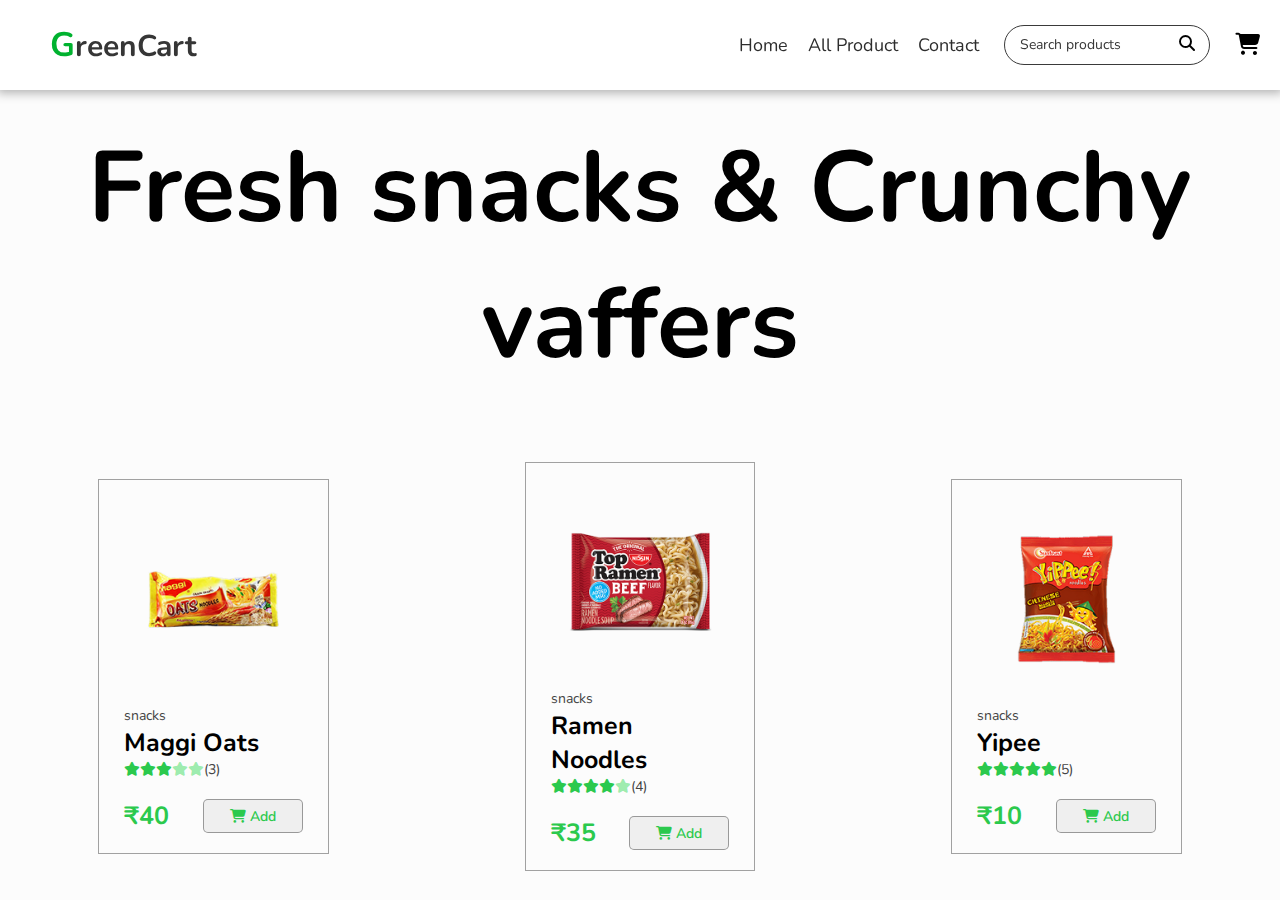
<file: instant_food.html>
<!DOCTYPE html>
<html lang="en">
<head>
    <meta charset="UTF-8">
    <meta name="viewport" content="width=device-width, initial-scale=1.0">
    <link rel="stylesheet" href="style.css">
    <link rel="stylesheet" href="https://cdnjs.cloudflare.com/ajax/libs/font-awesome/6.7.2/css/all.min.css">
    <title>maggi & other snacks</title>
</head>
<body>

    <section id="navbar">
      <header class="navabr">
        <div class="nav-container">
          <div class="logo">
            <h1><div id="menu-icon"><i class="fa fa-bars"></i></div><span>G</span>reenCart</h1>
          </div>
          
          <div class="nav-feature">
            <div class="nav-options">
              <ul>
                <a href="#"><li>Home</li></a>
                <a href="#sellers"><li>All Product</li></a>
                <a href="#App-details"><li>Contact</li></a>
              </ul>
            </div>
            <div class="searchbar">
                <input type="search" placeholder="Search products" value="" />
                <i class="fa fa-magnifying-glass" id="search"></i>
            </div>
            
            <div class="cart">
                <i class="fa fa-shopping-cart"></i>
            </div> 
          </div>

        </div>
      </header>
    </section>


    <section id="maggi">
      <div class="head">
        <h1>Fresh snacks & Crunchy vaffers</h1>
      </div>
      <div class="snacks-list">
        
        <div class="product-box">
          <img src="maggi_oats_image.png">
          <span>snacks</span>
          <h2>Maggi Oats</h2>
          <div class="rating">
            <ul>
              <li><i class="fa fa-star checked"></i></li>
              <li><i class="fa fa-star checked"></i></li>
              <li><i class="fa fa-star checked"></i></li>
              <li><i class="fa fa-star"></i></li>
              <li><i class="fa fa-star"></i></li>
            </ul>
            <span>(3)</span>
          </div>
          <div class="price-cart">
            <h3>₹40</h3>
            <button class="BTN"><i class="fa fa-shopping-cart"></i> Add</button>
          </div>
        </div>
        
        <div class="product-box">
          <img src="top_ramen_image.png">
          <span>snacks</span>
          <h2>Ramen Noodles</h2>
          <div class="rating">
            <ul>
              <li><i class="fa fa-star checked"></i></li>
              <li><i class="fa fa-star checked"></i></li>
              <li><i class="fa fa-star checked"></i></li>
              <li><i class="fa fa-star checked"></i></li>
              <li><i class="fa fa-star"></i></li>
            </ul>
            <span>(4)</span>
          </div>
          <div class="price-cart">
            <h3>₹35</h3>
            <button class="BTN"><i class="fa fa-shopping-cart"></i> Add</button>
          </div>
        </div>
        
        <div class="product-box">
          <img src="yippee_image.png">
          <span>snacks</span>
          <h2>Yipee</h2>
          <div class="rating">
            <ul>
              <li><i class="fa fa-star checked"></i></li>
              <li><i class="fa fa-star checked"></i></li>
              <li><i class="fa fa-star checked"></i></li>
              <li><i class="fa fa-star checked"></i></li>
              <li><i class="fa fa-star checked"></i></li>
            </ul>
            <span>(5)</span>
          </div>
          <div class="price-cart">
            <h3>₹10</h3>
            <button class="BTN"><i class="fa fa-shopping-cart"></i> Add</button>
          </div>
        </div>
        
        
      </div>
    </section>
    
    <section id="cart-page" class="cart-open">
      <div class="cart-container">
        <div class="backbtn">
          <i class="fa fa-arrow-left"></i>
        </div>
        <div class="head">
          <h1>Your Cart</h1>
        </div>
        <div class="cart-content">
<!--      <div class="product">
            <img src="potato_image_1.png">
            <div class="product-details">
              <span id="category">vegetables</span>
              <h1 id="name">Potato 500g</h1>
              <h2 id="price">₹35</h2>
              <div class="quantity">
                <button class="Btn" id="minus"><i class="fa fa-minus"></i></button>
                <span id="number">1</span>
                <button class="Btn" id="plus"><i class="fa fa-plus"></i></button>
              </div>
            </div>
            <i class="fa fa-trash removebtn"></i>
          </div>-->
        </div>
        <div class="totalprice">
          <p>Total: <span id="total-price">00</span></p>
        </div>
        <div class="buybtn">
          <button class="Buybtn">Buy Now</button>
        </div>
      </div>
    </section>


    <script src="cart.js"></script>
    <script src="main.js"></script>
</body>
</html>
</file>
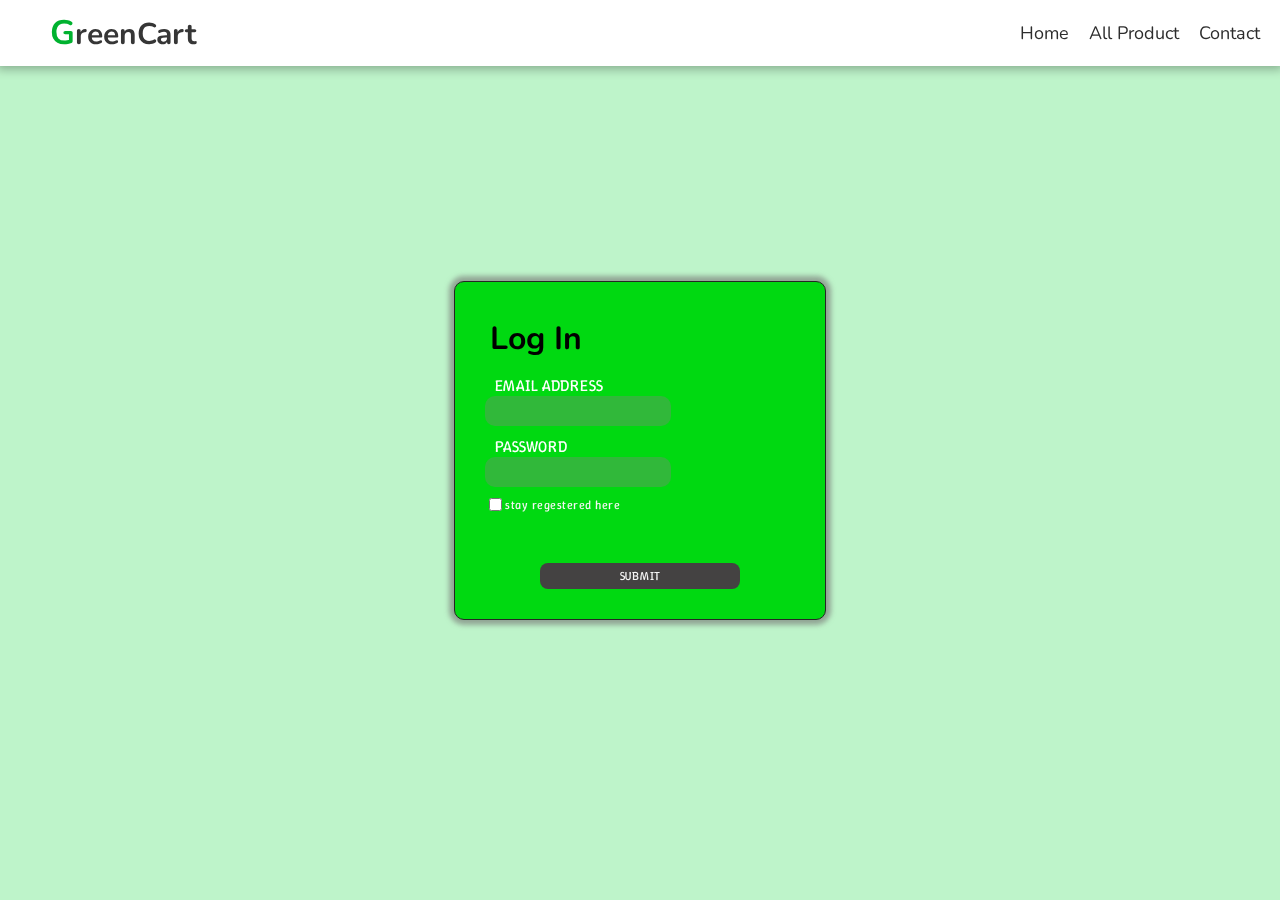
<file: login-page.html>
<!DOCTYPE html>
<html lang="en">
<head>
    <meta charset="UTF-8">
    <meta name="viewport" content="width=device-width, initial-scale=1.0">
    <title>Login Page</title>
    <link rel="stylesheet" href="https://cdnjs.cloudflare.com/ajax/libs/font-awesome/6.7.2/css/all.min.css">
    <link rel="stylesheet" href="style.css">
</head>
<body>
 
    <section id="navbar">
      <header class="navabr">
        <div class="nav-container">
          <div class="logo">
            <h1><div id="menu-icon"><i class="fa fa-bars"></i></div><span>G</span>reenCart</h1>
          </div>
          
          <div class="nav-feature">
            <div class="nav-options">
              <ul>
                <a href="index.html"><li>Home</li></a>
                <a href="#sellers"><li>All Product</li></a>
                <a href="#App-details"><li>Contact</li></a>
              </ul>
            </div>
            
          </div>
        </div>
      </header>
    </section>
  
  
  
    <form action="">
        <div class="container">
            <div class="content">
                <div class="head">
                    <h1>Log In</h1>
                </div>
                <div class="input-box">
                    <p>Email Address</p>
                    <input type="text">
                </div>
                <div class="input-box">
                    <p>Password</p>
                    <input type="password">
                </div>
                <div class="check-btn">
                    <input type="checkbox" class="input">
                    <p>stay regestered here</p>
                </div>
                <div class="submit-btn">
                    <button type="submit">submit</button>
                </div>
            </div>
        </div>
    </form>













</body>
</html>
</file>
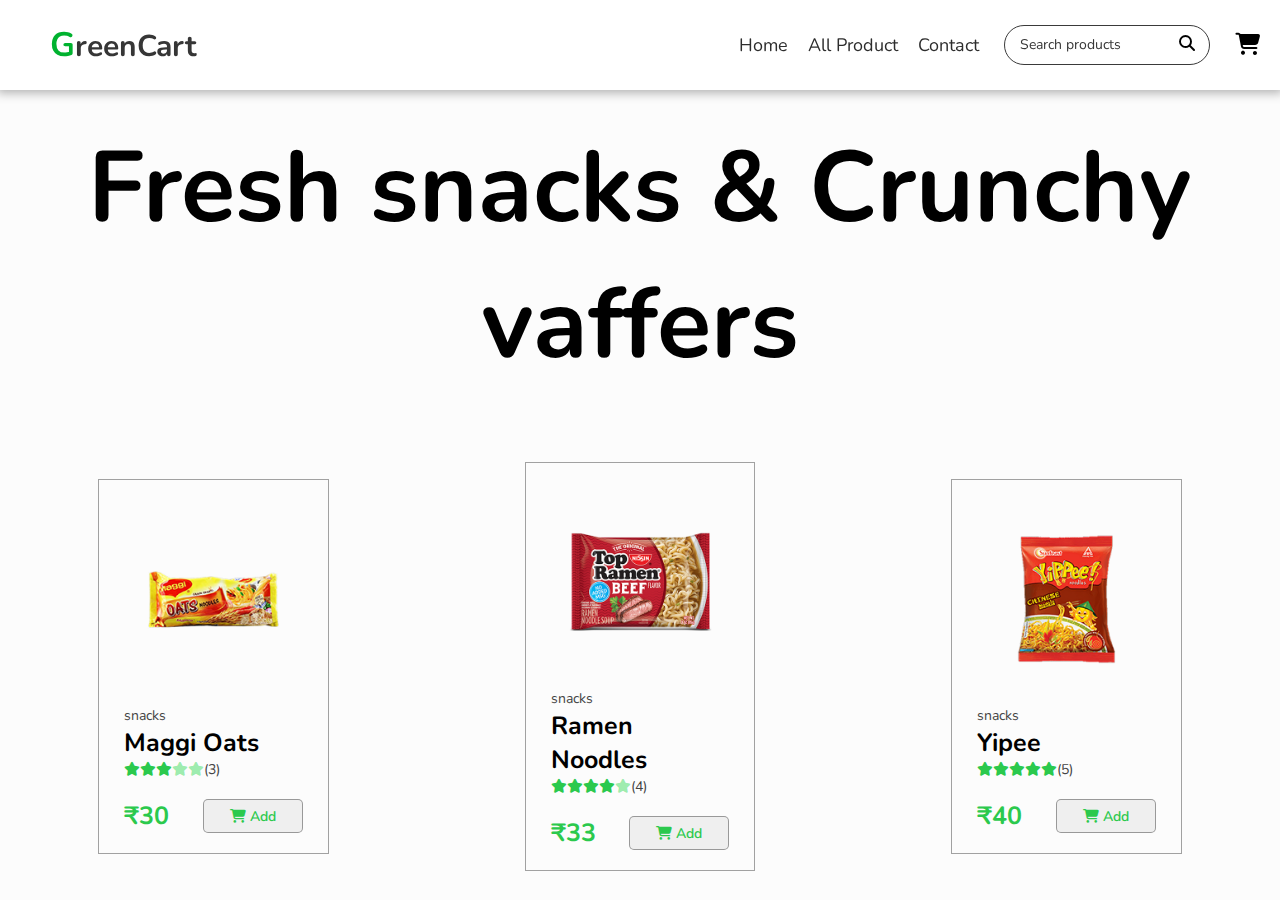
<file: maggi.html>
<!DOCTYPE html>
<html lang="en">
<head>
    <meta charset="UTF-8">
    <meta name="viewport" content="width=device-width, initial-scale=1.0">
    <link rel="stylesheet" href="style.css">
    <link rel="stylesheet" href="https://cdnjs.cloudflare.com/ajax/libs/font-awesome/6.7.2/css/all.min.css">
    <title>maggi & other snacks</title>
</head>
<body>

    <section id="navbar">
      <header class="navabr">
        <div class="nav-container">
          <div class="logo">
            <h1><div id="menu-icon"><i class="fa fa-bars"></i></div><span>G</span>reenCart</h1>
          </div>
          
          <div class="nav-feature">
            <div class="nav-options">
              <ul>
                <a href="#"><li>Home</li></a>
                <a href="#sellers"><li>All Product</li></a>
                <a href="#App-details"><li>Contact</li></a>
              </ul>
            </div>
            <div class="searchbar">
                <input type="search" placeholder="Search products" value="" />
                <i class="fa fa-magnifying-glass" id="search"></i>
            </div>
            
            <div class="cart">
                <i class="fa fa-shopping-cart"></i>
            </div> 
          </div>

        </div>
      </header>
    </section>


    <section id="maggi">
      <div class="head">
        <h1>Fresh snacks & Crunchy vaffers</h1>
      </div>
      <div class="snacks-list">
        
        <div class="product-box">
          <img src="maggi_oats_image.png">
          <span>snacks</span>
          <h2>Maggi Oats</h2>
          <div class="rating">
            <ul>
              <li><i class="fa fa-star checked"></i></li>
              <li><i class="fa fa-star checked"></i></li>
              <li><i class="fa fa-star checked"></i></li>
              <li><i class="fa fa-star"></i></li>
              <li><i class="fa fa-star"></i></li>
            </ul>
            <span>(3)</span>
          </div>
          <div class="price-cart">
            <h3>₹30</h3>
            <button class="BTN"><i class="fa fa-shopping-cart"></i> Add</button>
          </div>
        </div>
        
        <div class="product-box">
          <img src="top_ramen_image.png">
          <span>snacks</span>
          <h2>Ramen Noodles</h2>
          <div class="rating">
            <ul>
              <li><i class="fa fa-star checked"></i></li>
              <li><i class="fa fa-star checked"></i></li>
              <li><i class="fa fa-star checked"></i></li>
              <li><i class="fa fa-star checked"></i></li>
              <li><i class="fa fa-star"></i></li>
            </ul>
            <span>(4)</span>
          </div>
          <div class="price-cart">
            <h3>₹33</h3>
            <button class="BTN"><i class="fa fa-shopping-cart"></i> Add</button>
          </div>
        </div>
        
        <div class="product-box">
          <img src="yippee_image.png">
          <span>snacks</span>
          <h2>Yipee</h2>
          <div class="rating">
            <ul>
              <li><i class="fa fa-star checked"></i></li>
              <li><i class="fa fa-star checked"></i></li>
              <li><i class="fa fa-star checked"></i></li>
              <li><i class="fa fa-star checked"></i></li>
              <li><i class="fa fa-star checked"></i></li>
            </ul>
            <span>(5)</span>
          </div>
          <div class="price-cart">
            <h3>₹40</h3>
            <button class="BTN"><i class="fa fa-shopping-cart"></i> Add</button>
          </div>
        </div>
        
        
      </div>
    </section>
    
    <section id="cart-page" class="cartOpen">
      <div class="cart-container">
        <div class="backbtn">
          <i class="fa fa-arrow-left"></i>
        </div>
        <div class="head">
          <h1>Your Cart</h1>
        </div>
        <div class="cart-content">
<!--          <div class="product">
            <img src="images/potato_image_1.png">
            <div class="product-details">
              <span id="category">vegetables</span>
              <h1 id="name">Potato 500g</h1>
              <h2 id="price">₹35 <span>₹40</span></h2>
              <div class="quantity">
                <button class="Btn" id="minus"><i class="fa fa-minus"></i></button>
                <span id="number">1</span>
                <button class="Btn" id="plus"><i class="fa fa-plus"></i></button>
              </div>
            </div>
            <i class="fa fa-trash removebtn"></i>
          </div>-->
        </div>
        <div class="totalprice">
          <p>Total: <span id="totalPrice">00</span></p>
        </div>
        <div class="buybtn">
          <button>Buy Now</button>
        </div>
      </div>
    </section>


    <script src="cart.js"></script>
    <script src="main.js"></script>
</body>
</html>
</file>
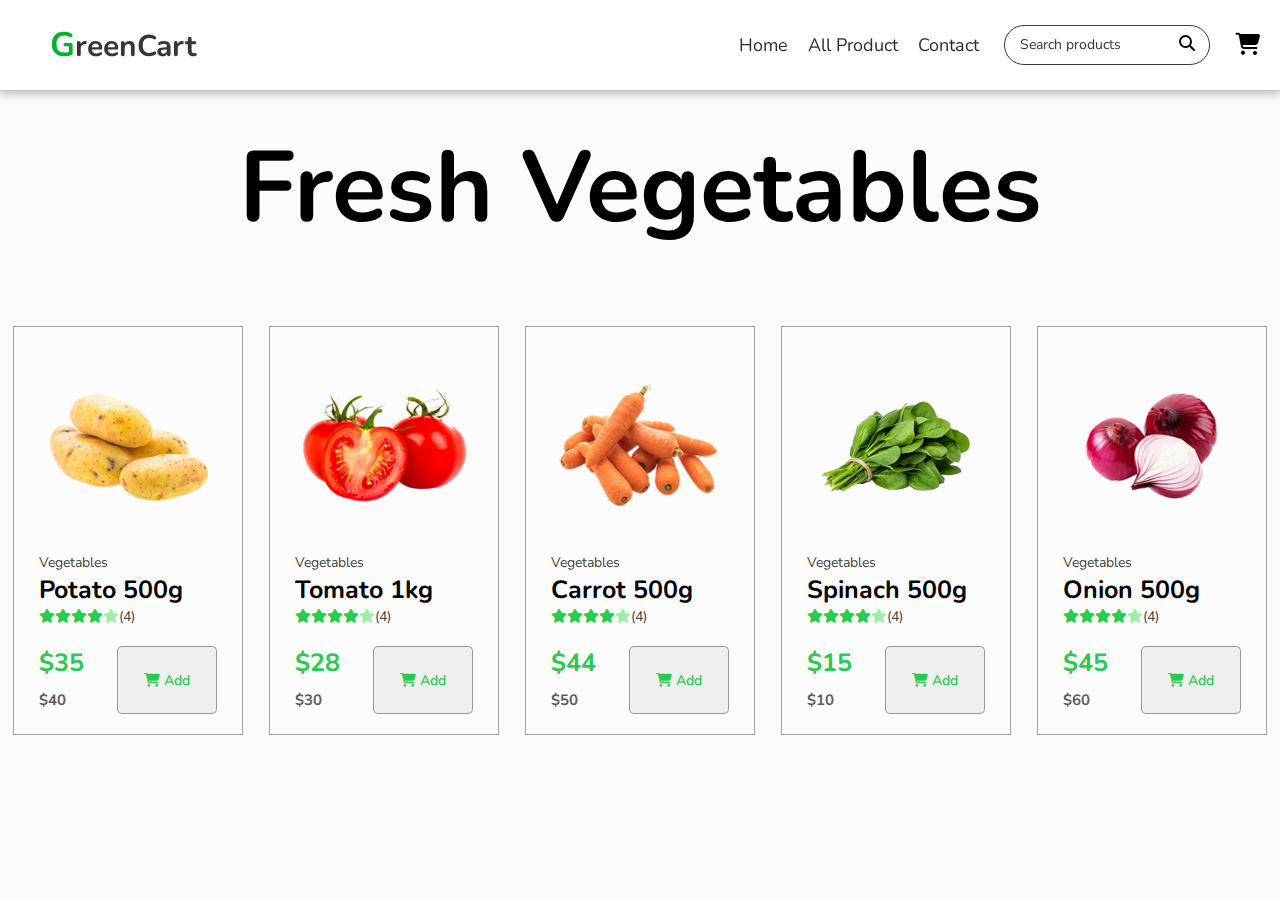
<file: vegetable.html>
<!DOCTYPE html>
<html>
<head>
  <meta charset="UTF-8">
  <meta name="viewport" content="width=device-width, initial-scale=1">
  <link rel="stylesheet" href="https://cdnjs.cloudflare.com/ajax/libs/font-awesome/6.7.2/css/all.min.css">
  <link rel="stylesheet" href="style.css" type="text/css" media="all" />
  <title>Vegetables</title>
</head>
<body>
  
    <section id="navbar">
      <header class="navabr">
        <div class="nav-container">
          <div class="logo">
            <h1><span>G</span>reenCart</h1>
          </div>
          
          <div class="nav-feature">
            <div class="nav-options">
              <ul>
                <a href="#"><li>Home</li></a>
                <a href="#sellers"><li>All Product</li></a>
                <a href="#App-details"><li>Contact</li></a>
              </ul>
            </div>
            
            <div class="searchbar">
              <input type="search" placeholder="Search products" value="" />
              <i class="fa fa-magnifying-glass" id="search"></i>
            </div>
            
            <div class="cart">
              <i class="fa fa-shopping-cart"></i>
            </div>
            
          </div>
        </div>
      </header>
    </section>
  
    <section id="vegetables">
      <div class="head">
        <h1>Fresh Vegetables</h1>
      </div>
      <div class="veggies-list">
        
        <div class="product-box">
          <img src="potato_image_1.png">
          <span>Vegetables</span>
          <h2>Potato 500g</h2>
          <div class="rating">
            <ul>
              <li><i class="fa fa-star checked"></i></li>
              <li><i class="fa fa-star checked"></i></li>
              <li><i class="fa fa-star checked"></i></li>
              <li><i class="fa fa-star checked"></i></li>
              <li><i class="fa fa-star"></i></li>
            </ul>
            <span>(4)</span>
          </div>
          <div class="price-cart">
            <h3>$35 <span>$40</span></h3>
            <button class="BTN"><i class="fa fa-shopping-cart"></i> Add</button>
          </div>
        </div>
        
        <div class="product-box">
          <img src="tomato_image.png">
          <span>Vegetables</span>
          <h2>Tomato 1kg</h2>
          <div class="rating">
            <ul>
              <li><i class="fa fa-star checked"></i></li>
              <li><i class="fa fa-star checked"></i></li>
              <li><i class="fa fa-star checked"></i></li>
              <li><i class="fa fa-star checked"></i></li>
              <li><i class="fa fa-star"></i></li>
            </ul>
            <span>(4)</span>
          </div>
          <div class="price-cart">
            <h3>$28 <span>$30</span></h3>
            <button class="BTN"><i class="fa fa-shopping-cart"></i> Add</button>
          </div>
        </div>
        
        <div class="product-box">
          <img src="carrot_image.png">
          <span>Vegetables</span>
          <h2>Carrot 500g</h2>
          <div class="rating">
            <ul>
              <li><i class="fa fa-star checked"></i></li>
              <li><i class="fa fa-star checked"></i></li>
              <li><i class="fa fa-star checked"></i></li>
              <li><i class="fa fa-star checked"></i></li>
              <li><i class="fa fa-star"></i></li>
            </ul>
            <span>(4)</span>
          </div>
          <div class="price-cart">
            <h3>$44 <span>$50</span></h3>
            <button class="BTN"><i class="fa fa-shopping-cart"></i> Add</button>
          </div>
        </div>
        
        <div class="product-box">
          <img src="spinach_image_1.png">
          <span>Vegetables</span>
          <h2>Spinach 500g</h2>
          <div class="rating">
            <ul>
              <li><i class="fa fa-star checked"></i></li>
              <li><i class="fa fa-star checked"></i></li>
              <li><i class="fa fa-star checked"></i></li>
              <li><i class="fa fa-star checked"></i></li>
              <li><i class="fa fa-star"></i></li>
            </ul>
            <span>(4)</span>
          </div>
          <div class="price-cart">
            <h3>$15 <span>$10</span></h3>
            <button class="BTN"><i class="fa fa-shopping-cart"></i> Add</button>
          </div>
        </div>
        
        <div class="product-box">
          <img src="onion_image_1.png">
          <span>Vegetables</span>
          <h2>Onion 500g</h2>
          <div class="rating">
            <ul>
              <li><i class="fa fa-star checked"></i></li>
              <li><i class="fa fa-star checked"></i></li>
              <li><i class="fa fa-star checked"></i></li>
              <li><i class="fa fa-star checked"></i></li>
              <li><i class="fa fa-star"></i></li>
            </ul>
            <span>(4)</span>
          </div>
          <div class="price-cart">
            <h3>$45 <span>$60</span></h3>
            <button class="BTN"><i class="fa fa-shopping-cart"></i> Add</button>
          </div>
        </div>
        
        
        
        
        
        
      </div>
    </section>
    
    <section id="cart-page" class="cartOpen">
      <div class="cart-container">
        <div class="backbtn">
          <i class="fa fa-arrow-left"></i>
        </div>
        <div class="head">
          <h1>Your Cart</h1>
        </div>
        <div class="cart-content">
<!--          <div class="product">
            <img src="images/potato_image_1.png">
            <div class="product-details">
              <span id="category">vegetables</span>
              <h1 id="name">Potato 500g</h1>
              <h2 id="price">$35 <span>$40</span></h2>
              <div class="quantity">
                <button class="Btn" id="minus"><i class="fa fa-minus"></i></button>
                <span id="number">1</span>
                <button class="Btn" id="plus"><i class="fa fa-plus"></i></button>
              </div>
            </div>
            <i class="fa fa-trash removebtn"></i>
          </div>-->
        </div>
        <div class="totalprice">
          <p>Total: <span id="totalPrice">00</span></p>
        </div>
        <div class="buybtn">
          <button>Buy Now</button>
        </div>
      </div>
    </section>
  
  <script src="cart.js" type="text/javascript" charset="utf-8"></script>
  <script>
const Cart = document.querySelector('#cart-page');
const CartIcon = document.querySelector('.cart');
const BackBtn = document.querySelector('.backbtn');

CartIcon.addEventListener('click', (event) => {
  Cart.classList.remove('cartOpen');
})

BackBtn.addEventListener('click', (event) => {
  Cart.classList.add('cartOpen');
})

  </script>
</body>
</html>
</file>
<file: style.css>
@import url('https://fonts.googleapis.com/css2?family=Winky+Rough:ital,wght@0,300..900;1,300..900&display=swap');
@import url('https://fonts.googleapis.com/css2?family=Nunito:ital,wght@0,200..1000;1,200..1000&display=swap');
*{
  margin: 0;
  padding: 0;
  box-sizing: border-box;
  font-family: "Nunito", sans-serif;
}

body{
  background-color: #FCFCFC;
}

.nav-container{
  width: 100%;
  background-color: #fff;
  display: flex;
  justify-content: space-between;
  align-items: center;
  box-shadow: 0px 0px 10px 3px rgba(0,0,0,0.3);
  padding:  10px 10px;
  position: fixed;
  top: 0;
  z-index: 2;
}

.logo{
  margin: 0px 40px;
}

.logo h1{
  font-size: 30px;
  color: #363636;
}

.logo h1 i{
  display: none;
}

.logo h1 span{
  color: #00B22F;
  font-size: 34px;
}

.nav-feature{
  display: flex;
  justify-content: space-between;
  align-items: center;
  padding: 10px 0px;
}

.nav-options ul{
  display: flex;
}

.nav-options ul a{
  text-decoration: none;
  color: #2D2D2D;
}

.nav-options ul li{
  list-style: none;
  font-size: 18px;
  font-weight: 400;
  margin: 0px 10px;
}

.searchbar{
  padding: 5px 0px;
  margin: 0px 15px;
  position: relative;
}

.searchbar input {
  height: 40px;
  border: 1px solid #3A3A3A;
  border-radius: 30px;
  padding: 0px 15px;
  outline: none;
}

.searchbar input::placeholder{
  font-size: 14px;
  color: #373737;
}

.searchbar #search{
  position: absolute;
  top: 15px;
  right: 15px;
}

.cart{
  font-size: 22px;
  margin: 0px 10px;
  position: relative;
}

.cart a{
  color: #202020;
  text-decoration: none;
}

.profile{
  margin: 0px 30px;
}

.profile button{
  padding: 10px 20px;
  border: none;
  border-radius: 30px;
  font-size: 13px;
  color: #fff;
  background-color: #00D911;
}

/*hero image*/

.img-container{
  height: 400px;
  margin: 150px 60px;
  position: relative;
}

.img-container img{
  width: 100%;
  height: 100%;
  object-fit: cover;
  border-radius: 10px;
}

.img-container .text{
  position: absolute;
  top: 30%;
  left: 10%;
}

.img-container .text span{
  font-size: 35px;
  color: #002A62;
  font-weight: 800;
  line-height: 45px;
}

.img-container .text button{
  background-color: #229F5C;
  color: #fff;
  border: none;
  border-radius: 5px;
  padding: 8px 20px;
  margin: 5px 10px;
}

.text p{
  display: inline-block;
  font-size: 15px;
  color: #002A62;
}

.text p i{
  font-size: 15px;
}

/*categories section*/

#categories{
  margin-top: 80px;
  padding: 10px 40px;
}

#categories h1{
  font-size: 35px;
  padding: 20px 0px;
  margin: 10px 20px;
}

.categories-opt{
  display: flex;
  align-items: center;
  justify-content: center;
  flex-wrap: wrap;
}

.categories-box:nth-child(2){
  background: #F10F0F42;
}

.categories-box:nth-child(3){
  background: #45F10F45;
}

.categories-box:nth-child(4){
  background: #0FF1BC4D;
}

.categories-box:nth-child(5){
  background: #F19A0F8A;
}

.categories-box:nth-child(6){
  background: #0FE8F14F;
}

.categories-box:nth-child(7){
  background: #900FF13D;
}


.categories-box{
  width: 10%;
  height: 180px;
  background: #EEF10F8A;
  display: flex;
  align-items: center;
  justify-content: center;
  flex-wrap: wrap;
  border-radius: 5px;
  padding: 20px 15px;
  margin: 10px 10px;
}

.categories-box img{
  height: 100px;
}

.categories-box span{
  margin: 5px 0px;
  color: #090909B8;
  font-weight: 700;
  font-size: 13px;
}

/*products section*/

#sellers{
  margin-top: 80px;
  padding: 0px 40px;
}

#sellers h1{
  font-size: 35px;
  margin: 0px 10px;
}

.products-opt{
  display: flex;
  align-items: center;
  justify-content: center;
  flex-wrap: wrap;
}

.products-opt .product-box{
  width: 18%;
  padding: 10px 25px;
  margin: 20px 10px;
  border: 1px solid #625E5E63;
}

.product-box img{
  width: 100%;
}

.product-box span{
  font-size: 14px;
  color: #444444;
}

.product-box h2{
  font-size: 25px;
}

.product-box .rating{
  display: flex;
  align-items: center;
  font-size: 14px;
}

.product-box .rating ul{
  display: flex;
}

.product-box .rating ul li{
  list-style: none;
  color: #16D53F6E;
}

.product-box .rating ul li .checked{
  color: #2BC94D;
}

.product-box .price-cart{
  display: flex;
  justify-content: space-between;
  padding-top: 20px;
}

.product-box .price-cart h3{
  font-size: 25px;
  font-weight: 700;
  color: #2BC94D;
}

.product-box .price-cart h3 span{
  font-size: 15px;
  color: #5D5C5C;
}

.product-box .price-cart button{
  width: 100px;
  background: #C9C9C940;
  border: 1px solid #6464649E;
  border-radius: 5px;
  color: #2BC94D;
  font-size: 14px;
  font-weight: 600;
  padding: 5px 10px;
  transition: 0.2s;
}

.product-box .price-cart button:hover{
  background: #FFFFFF9E;
  color: #13DF3F;
  transform: scale(1.0888);
  box-shadow: 0px 0px 5px 2px rgba(0,0,0,0.2);
}

/*About us banner*/

.ab-container{
  height: 500px;
  width: 100%;
  margin: 80px 0px;
  padding: 0px 20px 0px 20px;
  position: relative;
}

.ab-container img{
  width: 100%;
  height: 100%;
  object-fit: cover;
  object-position: left;
  border-radius: 10px;
}

.ab-container .text{
  position: absolute;
  top: 20%;
  right: 3%;
}

.ab-container .text h1{
  font-size: 28px;
  color: #10B333;
}

.ab-container .text ul li{
  list-style: none;
  color: #4D4D4D;
  font-size: 25px;
  font-weight: 700;
  line-height: 20px;
  margin: 10px 0px;
}

.ab-container .text ul li span{
  font-size: 14px;
  color: #727272;
}

/*subscribe section*/

.sub-btn{
  text-align: center;
}

.sub-btn h1{
  font-size: 40px;
  font-weight: 600;
}

.sub-btn span{
  font-size: 18px;
  color: #5A5A5A;
}

.sub-btn .email-box{
  display: flex;
  justify-content: center;
  margin: 50px 0px;
}

.sub-btn .email-box input{
  width: 300px;
  height: 40px;
  border: none;
  border-top: 1px solid #777777;
  border-left: 1px solid #777777;
  border-bottom: 1px solid #777777;
  border-top-left-radius: 5px;
  border-bottom-left-radius: 5px;
  outline: none;
  padding: 0px 10px;
}

.sub-btn .email-box button{
  border: none;
  height: 40px;
  width: 100px;
  background: #2DA146D9;
  color: #fff;
  border-top-right-radius: 5px;
  border-bottom-right-radius: 5px;
}

/*detials section*/

.detail-container{
  background-color: #13E64014;
  display: flex;
}

.detail-1{
  width: 400px;
  margin: 90px 30px;
}

.detail-1 h1{
  font-size: 35px;
  font-weight: 800;
}

.detail-1 h1 span{
  color: #0B9929;
  font-size: 45px;
}

.detail-1 p{
  font-size: 13px;
  font-weight: 500;
  color: #585858;
}

.detail{
  width: 250px;
  margin: 90px 5px;
}

.detail h1{
  font-size: 23px;
  font-weight: 700;
  margin: 10px 5px;
}

.detail .list ul{
  padding: 5px 5px;
}

.detail .list ul li{
  list-style: none;
  line-height: 25px;
  font-size: 14px;
  font-weight: 600;
  color: #4B4B4B;
}

.all-list{
  display: flex;
}

/*footer section*/

.foot{
  background-color: #13E64014;
}

.foot-container{
  text-align: center;
  font-size: 20px;
  box-shadow: 0px 0px 5px 2px rgba(0,0,0,0.3);
  padding: 20px 20px;
}

/*Login page start here*/
.container{
  height: 100vh;
  display: grid;
  place-items: center;
  padding: 20px;
  background-color: #13df3f44;
}

.container .content{
  width: 30%;
  padding: 30px;
  border: 1px solid #262625;
  border-radius: 10px;
  box-shadow: 0px 0px 5px 5px rgba(116, 115, 115, 0.6);
  text-align: left;
  background-color: #00D911;
  backdrop-filter: blur(30px);
}

.content h1{
  text-align: left;
  padding: 5px;
}

.content .input-box{
  width: 100%;
  color: white;
  margin: 10px 0px;
}

.input-box input{
  width: 60%;
  padding-left: 20px;
  outline: none;
  border: none;
  border-radius: 10px;
  height: 30px;
  background-color: #8382825f;
  backdrop-filter: blur(20px);
}

.input-box p{
  margin-left: 10px;
  text-transform: uppercase;
  font-family: "Winky Rough", sans-serif;
}

.check-btn {
  display: flex;
  align-items: center;
  margin-top: 10px;
  padding-left: 4px;
}

.check-btn p{
  margin-left: 3px;
  font-size: 12px;
  font-family: "Winky Rough", sans-serif;
  color: whitesmoke;
  letter-spacing: .5px;
}

.check-btn input{
  border: none;
  border-radius: 50px;
}

.submit-btn{
  display: flex;
  align-items: center;
  justify-content: center;
  margin-top: 50px;
}

.submit-btn button{
  width: 200px;
  padding: 5px 13px;
  border: none;
  border-radius: 8px;
  font-size: 12px;
  text-transform: uppercase;
  background-color: #444242;
  color: whitesmoke;
  font-family: "Winky Rough", sans-serif;
  letter-spacing: .5px;
}




/*sign up page*/

#sign-up-page{
  position: absolute;
  top: 0;
  left: 0;
  height: 100%;
  width: 100%;
  background: #333333BF;
  backdrop-filter: blur(5px);
  display: grid;
  place-items: center;
}

.active{
  visibility: hidden;
}

/*cart section*/

#cart-page{
  position: fixed;
  top: 80px;
  left: -750px;
  background-color: #fff;
  height: 190%;
  width: 400px;
  transition: all 0.5s;
}

.backbtn{
  margin: 20px 10px;
  font-size: 30px;
}


.cart-container{
  padding: 10px 20px;
}

.cart-container .head{
  text-align: center;
  font-size: 22px;
  padding: 10px 20px;
}

.product{
  display: flex;
  justify-content: space-around;
  align-items: center;
  outline: 2px solid #606060BF;
  padding: 10px 10px;
  margin: 5px 0px;
}

.product img{
  width: 80px;
  border-radius: 5px;
  padding: 5px 5px;
  background: #ACACAC70;
  margin: 0px 10px;
}

.product .product-details h1{
  font-size: 14px;
}

.product .product-details h2{
  font-size: 15px;
}

.product #price #category{
  color: #777777;
  font-size: 5px;
}

.product .product-details{
  margin: 0px 10px;
}

.product .product-details .quantity{
  width: 80px;
  display: flex;
  align-items: center;
  justify-content: space-between;
  border: 1px solid #373737BF;
  border-radius: 5px;
  margin: 10px 0px;
}

.quantity button{
  background: transparent;
  border: none;
  font-size: 10px;
  height: 100%;
  width: 30px;
  padding: 5px 1px;
}

.quantity button:nth-child(1){
  border-right: 1px solid #373737BF;
}

.quantity button:nth-child(3){
  border-left: 1px solid #373737BF;
}

.quantity #number{
  padding: 0px 4px;
}

.cart-container .removebtn{
  font-size: 20px;
  margin: 0px 40px;
  padding: 20px 20px;
}

.totalprice{
  border-top: 2px solid #323232B0;
  text-align: right;
  padding: 20px 30px;
}

.totalprice p{
  font-size: 23px;
}

.buybtn{
  text-align: center;
  margin: 30px 0px;
}

.buybtn button{
  font-size: 18px;
  background-color: #FFA400B0;
  border: none;
  border-radius: 10px;
  box-shadow: 0px 0px 5px 2px rgba(0,0,0,0.6);
  padding: 10px 20px;
}

/*vegetables section start here*/


#vegetables{
  margin-top: 120px;
}

#vegetables .head{
  text-align: center;
  font-size: 50px;
  margin: 60px 0px;
}

.veggies-list{
  display: flex;
  justify-content: space-around;
  align-items: center;
  flex-wrap: wrap;
}

.veggies-list .product-box{
  width: 18%;
  border: 1px solid #7B7B7BB3;
  padding: 20px 25px;
  margin: 10px 10px;
}

.veggies-list .product-box img{
  width: 100%;
  margin: 10px 0px;
}

/*fruits section start here*/

#fruits{
  margin-top: 120px;
}

#fruits .head{
  text-align: center;
  font-size: 50px;
  margin: 60px 0px;
}

/*cold_drinks section start here*/

#cold_drinks{
  margin-top: 120px;
}

#cold_drinks .head{
  text-align: center;
  font-size: 50px;
  margin: 60px 0px;
}

/*instant_food section start here*/

#maggi{
  margin-top: 120px;
}

#maggi .head{
  text-align: center;
  font-size: 50px;
  margin: 60px 0px;
}

.snacks-list{
  display: flex;
  justify-content: space-around;
  align-items: center;
  flex-wrap: wrap;
}


#maggi .snacks-list .product-box{
  width: 18%;
  border: 1px solid #7B7B7BB3;
  padding: 20px 25px;
  margin: 10px 10px;
}

#maggi .snacks-list .product-box img{
  width: 100%;
  margin: 10px 0px;
}

/*grains section start here*/

#grains{
  margin-top: 120px;
}

#grains .head{
  text-align: center;
  font-size: 50px;
  margin: 60px 0px;
}

.Grains-list{
  display: flex;
  justify-content: space-around;
  align-items: center;
  flex-wrap: wrap;
}


#grains .Grains-list .product-box{
  width: 18%;
  border: 1px solid #7B7B7BB3;
  padding: 20px 25px;
  margin: 10px 10px;
}

#grains .Grains-list .product-box img{
  width: 100%;
  margin: 10px 0px;
}

/*bakery section start here*/

#bakery{
  margin-top: 120px;
}

#bakery .head{
  text-align: center;
  font-size: 50px;
  margin: 60px 0px;
}

.bakery-product-list{
  display: flex;
  justify-content: space-around;
  align-items: center;
  flex-wrap: wrap;
}

#bakery .bakery-product-list .product-box{
  width: 18%;
  border: 1px solid #7B7B7BB3;
  padding: 20px 25px;
  margin: 10px 10px;
}

#bakery .bakery-product-list .product-box img{
  width: 100%;
  margin: 10px 0px;
}

/*Dairy products start here*/

#dairy_product{
  margin-top: 120px;
}

#dairy_product .head{
  text-align: center;
  font-size: 50px;
  margin: 60px 0px;
}

.dairy-product-list{
  display: flex;
  justify-content: space-around;
  align-items: center;
  flex-wrap: wrap;
}

#dairy_product .dairy-product-list .product-box{
  width: 18%;
  border: 1px solid #7B7B7BB3;
  padding: 20px 25px;
  margin: 10px 10px;
}

#dairy_product .Grains-list .product-box img{
  width: 100%;
  margin: 10px 0px;
}



#slide-menu{
  display: none;
}


/*responsive design section*/

@media screen and (max-width: 555px) {
  
.nav-container{
  width: 100%;
  padding:  2px 2px;
  justify-content: flex-start;
  position: fixed;
  z-index: 5;
}

.logo h1{
  font-size: 12px;
  display: flex;
  align-items: center;
  color: #363636;
}

.logo h1 i{
  display: block;
}

.logo h1 span{
  font-size: 18px;
  margin-left: 5px;
}

#slide-menu{
  display: inline-block;
  position: absolute;
  top: 0;
  left: -60%;
  z-index: 5;
  background: #fff;
  height: 475vh;
  width: 50%;
  transition: all 0.5s;
}

.slide{
  margin: 30px 10px;
}

.close-btn{
  display: inline-block;
  width: 30px;
  height: 30px;
  text-align: center;
  font-size: 20px;
  box-shadow: 0px 0px 5px 2px rgba(0,0,0,0.2);
}

.options{
  padding: 20px 10px;
}

.options ul a{
  text-decoration: none;
  color: #222222;
}

.options ul a li{
  list-style: none;
  line-height: 40px;
  padding-left: 10px;
  border-bottom: 1px solid #7F7F7F;
  transition: all 0.4s;
}

.options ul li:hover{
  background: #F2F2F2;
}

.nav-options ul{
  display: none;
}

.searchbar{
  padding: 5px 0px;
  margin: 0px 5px;
  position: relative;
}

.searchbar input {
  height: 20px;
  border: 1px solid #3A3A3A;
  border-radius: 20px;
  padding: 0px 5px;
  outline: none;
}

.searchbar input::placeholder{
  font-size: 8px;
  color: #373737;
}

.searchbar #search{
  position: absolute;
  top: 13px;
  right: 15px;
  font-size: 10px;
}

.cart{
  font-size: 12px;
  margin: 0px 5px;
  position: relative;
}

.cart a{
  color: #202020;
  text-decoration: none;
}

.profile{
  margin: 0px 10px;
}

.profile button{
  padding: 5px 10px;
  font-size: 10px;
}

/*hero image*/

.img-container{
  height: 200px;
  width: 95%;
  margin: 90px 10px;
  position: relative;
}

.img-container img{
  width: 100%;
  height: 100%;
  object-fit: cover;
  border-radius: 7px;
}

.img-container .text{
  position: absolute;
  top: 30%;
  left: 8%;
  font-size: 14px;
}

.img-container .text span{
  font-size: 15px;
  color: #002A62;
  font-weight: 800;
  line-height: 10px;
}

.img-container .text button{
  background-color: #229F5C;
  color: #fff;
  border: none;
  font-size: 8px;
  border-radius: 5px;
  padding: 4px 10px;
  margin: 2.5px 5px;
}

.text p{
  display: inline-block;
  font-size: 8px;
  color: #002A62;
}

.text p i{
  font-size: 7px;
}

/*categories section*/

#categories{
  margin-top: 10px;
  padding: 7px 20px;
  width: 100%;
}

#categories h1{
  font-size: 32px;
  padding: 10px 0px;
  margin: 5px 10px;
}

.categories-box{
  width: 40%;
  padding: 10px 10px;
  margin: 8px 5px;
}

/*products section*/

#sellers{
  margin-top: 20px;
  padding: 0px 10px;
}

#sellers h1{
  font-size: 30px;
  margin: 0px 10px;
}

.products-opt{
  display: flex;
  align-items: center;
  justify-content: center;
  flex-wrap: wrap;
}

.products-opt .product-box{
  width: 80%;
  padding: 10px 15px;
  margin: 10px 10px;
  border: 1px solid #625E5E63;
}

.product-box img{
  width: 300px;
}

/*About us banner*/

.ab-container{
  height: 200px;
  width: 100%;
  margin: 20px 0px;
  padding: 0px 10px 0px 10px;
  position: relative;
}

.ab-container img{
  width: 100%;
  height: 100%;
  object-fit: cover;
  object-position: left;
  border-radius: 10px;
}

.ab-container .text{
  top: 8%;
  right: 5%;
}

.ab-container .text h1{
  font-size: 12px;
}

.ab-container .text ul li{
  font-size: 10px;
  margin: 5px 0px;
  line-height: 10px;
}

.ab-container .text ul li span{
  font-size: 9px;
}

/*subscribe section*/

.sub-btn{
  width: 100%;
  display: flex;
  justify-content: center;
  align-items: center;
  flex-wrap: wrap;
}

.sub-btn h1{
  font-size: 25px;
}

.sub-btn span{
  font-size: 12px;
  color: #5A5A5A;
}

.sub-btn .email-box{
  width: 100%;
  margin: 50px 0px;
}

/*detials section*/

.detail-container{
  width: 100%;
  flex-wrap: wrap;
}

.detail-1{
  margin: 70px 20px;
}

.detail-1 h1{
  font-size: 25px;
}

.detail-1 h1 span{
  font-size: 35px;
}

.detail-1 p{
  font-size: 8px;
}

.all-list{
  width: 100%;
  display: flex;
}

.detail{
  margin: 50px 10px;
}

.detail h1{
  font-size: 13px;
  margin: 5px 5px;
}

.detail .list ul li{
  line-height: 20px;
  font-size: 10px;
}

/*footer section*/

.foot{
  width: 100%;
}

.foot-container{
  font-size: 14px;
  padding: 10px 10px;
}

/*Login page start here*/

.container .content{
  width: 60%;
}

/*cart section*/

#cart-page{
  width: 60%;
  height: 470vh;
  top: 30px;
}

.backbtn{
  margin: 30px 4px;
  font-size: 30px;
}


.cart-container{
  padding: 5px 10px;
}

.cart-container .head{
  font-size: 19px;
  padding: 10px 20px;
}

.cart-container .removebtn{
  font-size: 22px;
  margin: 0px 20px;
  padding: 5px 5px;
}

.product img{
  width: 70px;
  border-radius: 4px;
  padding: 3px 3px;
  margin: 0px 5px;
}

.product #price #category{
  color: #777777;
  font-size: 5px;
}

.product .product-details{
  margin: 0px 7px;
}

.product .product-details .quantity{
  width: 80px;
  border-radius: 5px;
  margin: 10px 0px;
}

.quantity button{
  background: transparent;
  border: none;
  font-size: 12px;
  height: 100%;
  width: 30px;
  padding: 3px 1px;
}

.quantity #number{
  padding: 0px 4px;
}

.product{
  padding: 10px 10px;
  margin: 10px 0px;
}

.product .product-details h1{
  font-size: 14px;
}

.product .product-details h2{
  font-size: 13px;
}

/*vegetables section start here*/


#vegetables{
  margin-top: 80px;
  text-align: center;
}

#vegetables .head{
  font-size: 20px;
  margin: 30px 0px;
}

.veggies-list .product-box{
  width: 80%;
  border: 1px solid #7B7B7BB3;
  padding: 20px 25px;
  margin: 10px 50px;
} 

.veggies-list .product-box img{
  width: 100%;
  margin: 10px 0px;
}

/*fruits section start here*/

#fruits{
  margin-top: 80px;
}

#fruits .head{
  text-align: center;
  font-size: 30px;
  margin: 30px 0px;
}

/*cold_drinks section start here*/

#cold_drinks{
  margin-top: 120px;
}

#cold_drinks .head{
  text-align: center;
  font-size: 50px;
  margin: 60px 0px;
}

/*instant_food section start here*/

#maggi{
  margin-top: 120px;
}

#maggi .head{
  text-align: center;
  font-size: 30px;
  margin: 30px 0px;
}

.snacks-list{
  display: flex;
  justify-content: space-around;
  align-items: center;
  flex-wrap: wrap;
}

#maggi .snacks-list .product-box{
  width: 80%;
  border: 1px solid #7B7B7BB3;
  padding: 20px 25px;
  margin: 10px 10px;
}

#maggi .snacks-list .product-box img{
  width: 100%;
  margin: 10px 0px;
}

/*grains section start here*/

#grains{
  margin-top: 120px;
}

#grains .head{
  text-align: center;
  font-size: 30px;
  margin: 30px 0px;
}

.Grains-list{
  display: flex;
  justify-content: space-around;
  align-items: center;
  flex-wrap: wrap;
}

#grains .Grains-list .product-box{
  width: 80%;
  border: 1px solid #7B7B7BB3;
  padding: 20px 25px;
  margin: 10px 10px;
}

#grains .Grains-list .product-box img{
  width: 100%;
  margin: 10px 0px;
}

/*bakery section start here*/

#bakery{
  margin-top: 120px;
}

#bakery .head{
  text-align: center;
  font-size: 30px;
  margin: 30px 0px;
}

.bakery-product-list{
  display: flex;
  justify-content: space-around;
  align-items: center;
  flex-wrap: wrap;
}

#bakery .bakery-product-list .product-box{
  width: 80%;
  border: 1px solid #7B7B7BB3;
  padding: 20px 25px;
  margin: 10px 10px;
}

#bakery .bakery-product-list .product-box img{
  width: 100%;
  margin: 10px 0px;
}

/*Dairy products start here*/

#dairy_product{
  margin-top: 120px;
}

#dairy_product .head{
  text-align: center;
  font-size: 30px;
  margin: 30px 0px;
}

.dairy-product-list{
  display: flex;
  justify-content: space-around;
  align-items: center;
  flex-wrap: wrap;
}

#dairy_product .dairy-product-list .product-box{
  width: 80%;
  border: 1px solid #7B7B7BB3;
  padding: 20px 25px;
  margin: 10px 10px;
}

#dairy_product .dairy-product-list .product-box img{
  width: 100%;
  margin: 10px 0px;
}


}
</file>
